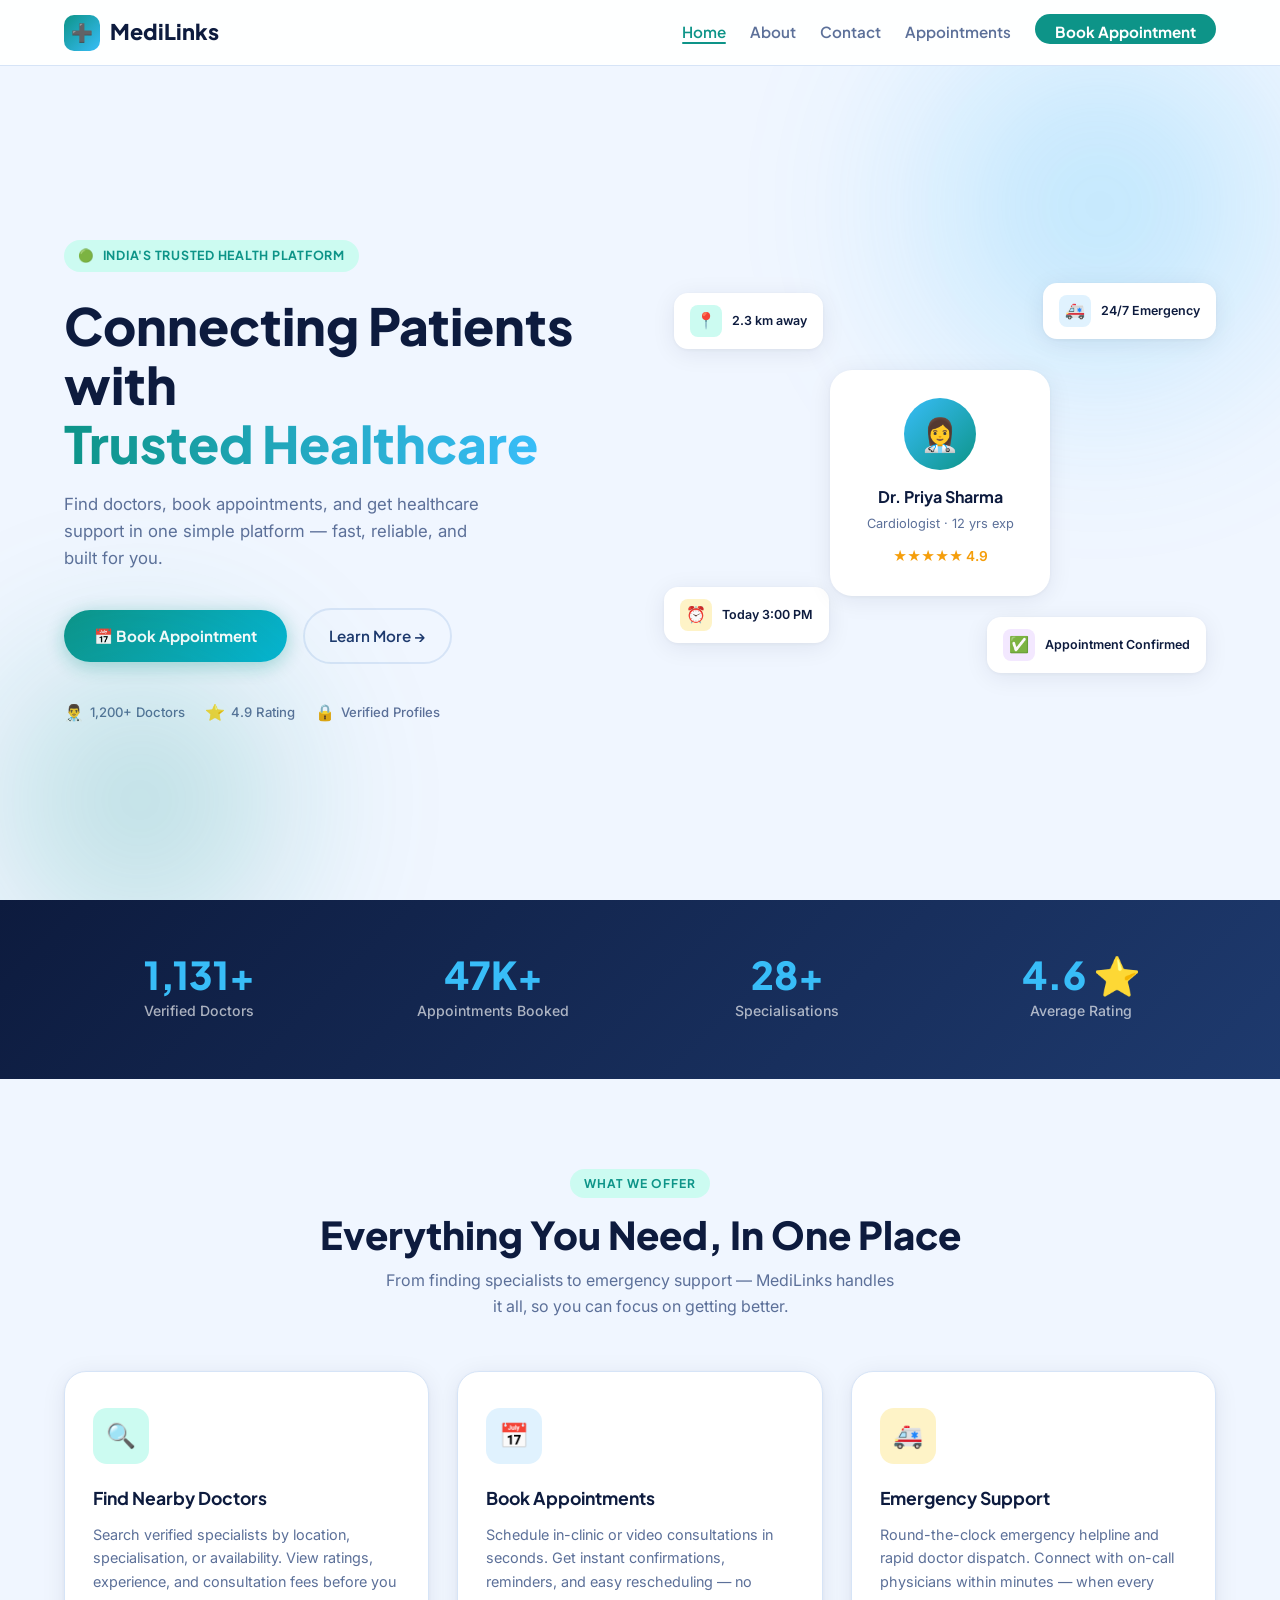
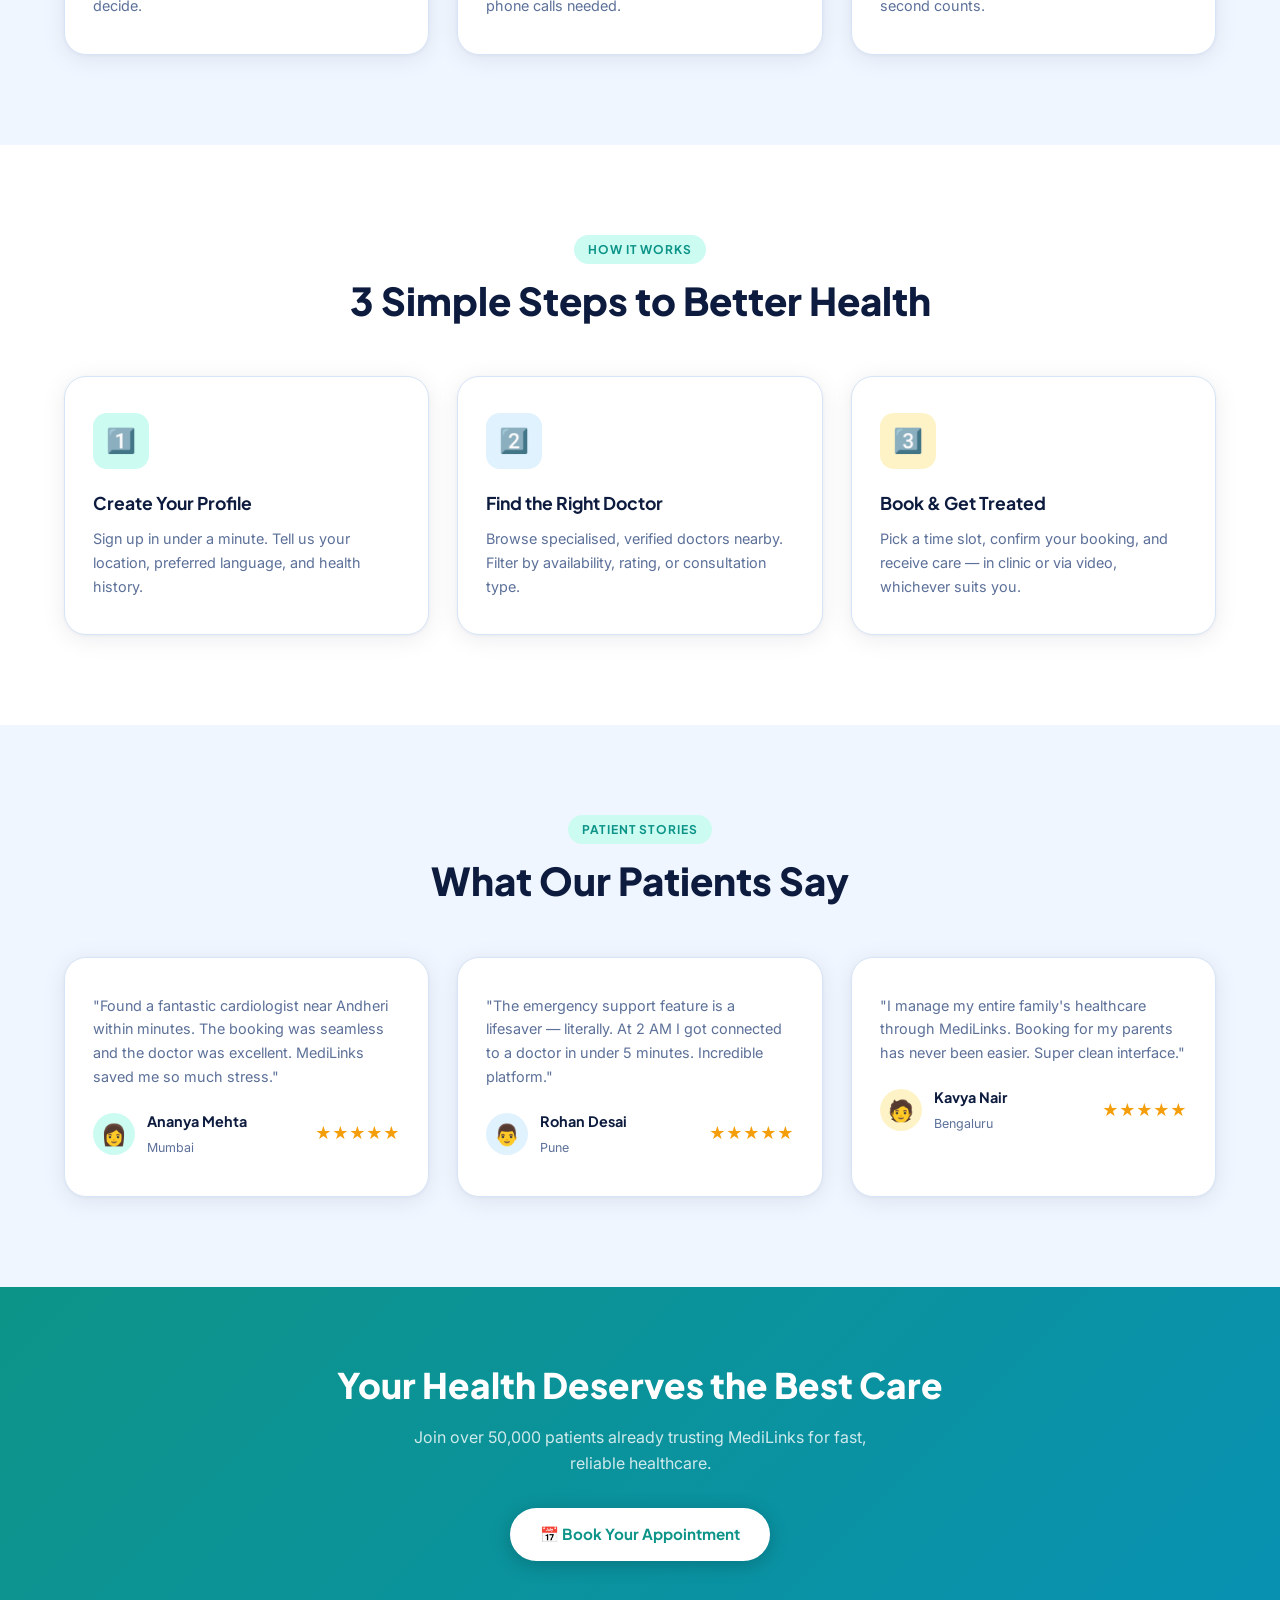
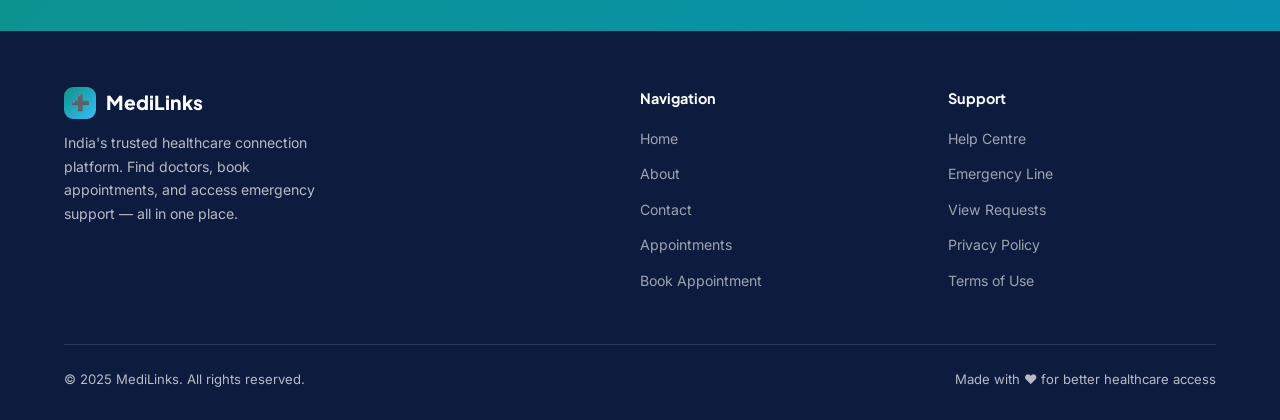
<file: index.html>
<!DOCTYPE html>
<html lang="en">
<head>
  <meta charset="UTF-8" />
  <meta name="viewport" content="width=device-width, initial-scale=1.0" />
  <meta name="description" content="MediLinks – Find nearby doctors, book appointments, and get healthcare support instantly." />
  <title>MediLinks – Connecting Patients with Trusted Healthcare</title>
  <link rel="stylesheet" href="style.css" />
  <!-- Favicon emoji fallback -->
  <link rel="icon" href="data:image/svg+xml,<svg xmlns='http://www.w3.org/2000/svg' viewBox='0 0 100 100'><text y='.9em' font-size='90'>🏥</text></svg>" />
</head>
<body>

<!-- ============================================================
     SHARED NAVBAR
     ============================================================ -->
<nav class="navbar" role="navigation" aria-label="Main navigation">
  <a href="index.html" class="navbar__brand">
    <div class="navbar__brand-icon" aria-hidden="true">➕</div>
    MediLinks
  </a> 

  <!-- Desktop + mobile links -->
  <ul class="navbar__links" id="navLinks" role="list">
    <li><a href="index.html"   class="active"  aria-current="page">Home</a></li>
    <li><a href="about.html">About</a></li>
    <li><a href="contact.html">Contact</a></li>
    <li><a href="appointments.html">Appointments</a></li>
    <li><a href="contact.html" class="navbar__cta">Book Appointment</a></li>
  </ul>

  <!-- Hamburger for mobile -->
  <button class="navbar__hamburger" id="hamburger" aria-label="Toggle menu" aria-expanded="false">
    <span></span><span></span><span></span>
  </button>
</nav>

<!-- ============================================================
     PAGE WRAPPER (fade-in)
     ============================================================ -->
<div class="page-wrapper">

  <!-- ── HERO ───────────────────────────────────────────────── -->
  <section class="hero" aria-labelledby="heroHeadline">
    <!-- LEFT: copy -->
    <div class="hero__content">
      <div class="hero__eyebrow" aria-hidden="true">
        <span>🟢</span> India's Trusted Health Platform
      </div>

      <h1 class="hero__headline" id="heroHeadline">
        Connecting Patients with<br>
        <span>Trusted Healthcare</span>
      </h1>

      <p class="hero__sub">
        Find doctors, book appointments, and get healthcare support in one simple platform — fast, reliable, and built for you.
      </p>

      <div class="hero__actions">
        <a href="contact.html" class="btn-primary">
          📅 Book Appointment
        </a>
        <a href="about.html" class="btn-ghost">
          Learn More →
        </a>
      </div>

      <div class="hero__trust">
        <div class="trust-badge"><span class="icon">👨‍⚕️</span> 1,200+ Doctors</div>
        <div class="trust-badge"><span class="icon">⭐</span> 4.9 Rating</div>
        <div class="trust-badge"><span class="icon">🔒</span> Verified Profiles</div>
      </div>
    </div>

    <!-- RIGHT: floating illustration -->
    <div class="hero__visual" aria-hidden="true">
      <!-- Central doctor card -->
      <div class="hero__card-main">
        <div class="avatar">👩‍⚕️</div>
        <h3>Dr. Priya Sharma</h3>
        <p>Cardiologist · 12 yrs exp</p>
        <div class="rating">★★★★★ 4.9</div>
      </div>

      <!-- Floating mini cards -->
      <div class="float-card">
        <div class="fc-icon" style="background:#CCFBF1;">📍</div>
        <span>2.3 km away</span>
      </div>

      <div class="float-card">
        <div class="fc-icon" style="background:#FEF3C7;">⏰</div>
        <span>Today 3:00 PM</span>
      </div>

      <div class="float-card">
        <div class="fc-icon" style="background:#E0F2FE;">🚑</div>
        <span>24/7 Emergency</span>
      </div>

      <div class="float-card">
        <div class="fc-icon" style="background:#F3E8FF;">✅</div>
        <span>Appointment Confirmed</span>
      </div>
    </div>
  </section>

  <!-- ── STATS STRIP ─────────────────────────────────────────── -->
  <div class="stats-strip" aria-label="Key statistics">
    <div class="stats-strip__grid">
      <div>
        <div class="stat__num">1,200+</div>
        <div class="stat__label">Verified Doctors</div>
      </div>
      <div>
        <div class="stat__num">50K+</div>
        <div class="stat__label">Appointments Booked</div>
      </div>
      <div>
        <div class="stat__num">30+</div>
        <div class="stat__label">Specialisations</div>
      </div>
      <div>
        <div class="stat__num">4.9 ⭐</div>
        <div class="stat__label">Average Rating</div>
      </div>
    </div>
  </div>

  <!-- ── SERVICES ────────────────────────────────────────────── -->
  <section class="section" aria-labelledby="servicesTitle">
    <div class="section__header">
      <span class="section__label">What We Offer</span>
      <h2 class="section__title" id="servicesTitle">Everything You Need, In One Place</h2>
      <p class="section__sub">From finding specialists to emergency support — MediLinks handles it all, so you can focus on getting better.</p>
    </div>

    <div class="cards-grid">
      <!-- Card 1 -->
      <div class="card">
        <div class="card__icon card__icon--teal" aria-hidden="true">🔍</div>
        <h3 class="card__title">Find Nearby Doctors</h3>
        <p class="card__body">
          Search verified specialists by location, specialisation, or availability. View ratings, experience, and consultation fees before you decide.
        </p>
      </div>

      <!-- Card 2 -->
      <div class="card">
        <div class="card__icon card__icon--sky" aria-hidden="true">📅</div>
        <h3 class="card__title">Book Appointments</h3>
        <p class="card__body">
          Schedule in-clinic or video consultations in seconds. Get instant confirmations, reminders, and easy rescheduling — no phone calls needed.
        </p>
      </div>

      <!-- Card 3 -->
      <div class="card">
        <div class="card__icon card__icon--amber" aria-hidden="true">🚑</div>
        <h3 class="card__title">Emergency Support</h3>
        <p class="card__body">
          Round-the-clock emergency helpline and rapid doctor dispatch. Connect with on-call physicians within minutes — when every second counts.
        </p>
      </div>
    </div>
  </section>

  <!-- ── HOW IT WORKS ────────────────────────────────────────── -->
  <section class="section section--alt" aria-labelledby="howTitle">
    <div class="section__header">
      <span class="section__label">How It Works</span>
      <h2 class="section__title" id="howTitle">3 Simple Steps to Better Health</h2>
    </div>

    <div class="cards-grid">
      <div class="card">
        <div class="card__icon card__icon--teal">1️⃣</div>
        <h3 class="card__title">Create Your Profile</h3>
        <p class="card__body">Sign up in under a minute. Tell us your location, preferred language, and health history.</p>
      </div>
      <div class="card">
        <div class="card__icon card__icon--sky">2️⃣</div>
        <h3 class="card__title">Find the Right Doctor</h3>
        <p class="card__body">Browse specialised, verified doctors nearby. Filter by availability, rating, or consultation type.</p>
      </div>
      <div class="card">
        <div class="card__icon card__icon--amber">3️⃣</div>
        <h3 class="card__title">Book & Get Treated</h3>
        <p class="card__body">Pick a time slot, confirm your booking, and receive care — in clinic or via video, whichever suits you.</p>
      </div>
    </div>
  </section>

  <!-- ── TESTIMONIALS ────────────────────────────────────────── -->
  <section class="section" aria-labelledby="testTitle">
    <div class="section__header">
      <span class="section__label">Patient Stories</span>
      <h2 class="section__title" id="testTitle">What Our Patients Say</h2>
    </div>

    <div class="cards-grid">
      <div class="card">
        <p class="card__body">"Found a fantastic cardiologist near Andheri within minutes. The booking was seamless and the doctor was excellent. MediLinks saved me so much stress."</p>
        <div style="margin-top:20px; display:flex; align-items:center; gap:12px;">
          <div style="width:42px;height:42px;border-radius:50%;background:var(--clr-teal-lt);display:grid;place-items:center;font-size:1.3rem;">👩</div>
          <div><strong style="font-size:.9rem; font-family:var(--ff-display);">Ananya Mehta</strong><br><span style="font-size:.78rem;color:var(--clr-muted);">Mumbai</span></div>
          <span style="margin-left:auto;color:#F59E0B;font-weight:700;">★★★★★</span>
        </div>
      </div>

      <div class="card">
        <p class="card__body">"The emergency support feature is a lifesaver — literally. At 2 AM I got connected to a doctor in under 5 minutes. Incredible platform."</p>
        <div style="margin-top:20px; display:flex; align-items:center; gap:12px;">
          <div style="width:42px;height:42px;border-radius:50%;background:#E0F2FE;display:grid;place-items:center;font-size:1.3rem;">👨</div>
          <div><strong style="font-size:.9rem; font-family:var(--ff-display);">Rohan Desai</strong><br><span style="font-size:.78rem;color:var(--clr-muted);">Pune</span></div>
          <span style="margin-left:auto;color:#F59E0B;font-weight:700;">★★★★★</span>
        </div>
      </div>

      <div class="card">
        <p class="card__body">"I manage my entire family's healthcare through MediLinks. Booking for my parents has never been easier. Super clean interface."</p>
        <div style="margin-top:20px; display:flex; align-items:center; gap:12px;">
          <div style="width:42px;height:42px;border-radius:50%;background:#FEF3C7;display:grid;place-items:center;font-size:1.3rem;">🧑</div>
          <div><strong style="font-size:.9rem; font-family:var(--ff-display);">Kavya Nair</strong><br><span style="font-size:.78rem;color:var(--clr-muted);">Bengaluru</span></div>
          <span style="margin-left:auto;color:#F59E0B;font-weight:700;">★★★★★</span>
        </div>
      </div>
    </div>
  </section>

  <!-- ── CTA BAND ─────────────────────────────────────────────── -->
  <div style="background:linear-gradient(135deg,var(--clr-teal),#0891B2);padding:70px 5%;text-align:center;">
    <h2 style="font-family:var(--ff-display);font-weight:800;font-size:clamp(1.5rem,3vw,2.2rem);color:#fff;margin-bottom:12px;">
      Your Health Deserves the Best Care
    </h2>
    <p style="color:rgba(255,255,255,0.8);font-size:1rem;margin-bottom:32px;max-width:480px;margin-inline:auto;">
      Join over 50,000 patients already trusting MediLinks for fast, reliable healthcare.
    </p>
    <a href="contact.html" class="btn-primary" style="background:#fff;color:var(--clr-teal);box-shadow:0 4px 20px rgba(0,0,0,.2);">
      📅 Book Your Appointment
    </a>
  </div>

  <!-- ── FOOTER ──────────────────────────────────────────────── -->
  <footer role="contentinfo">
    <div class="footer__grid">
      <div>
        <div class="footer__brand-name">
          <div class="icon">➕</div>
          MediLinks
        </div>
        <p class="footer__desc">India's trusted healthcare connection platform. Find doctors, book appointments, and access emergency support — all in one place.</p>
      </div>
      <div>
        <div class="footer__heading">Navigation</div>
        <ul class="footer__links">
          <li><a href="index.html">Home</a></li>
          <li><a href="about.html">About</a></li>
          <li><a href="contact.html">Contact</a></li>
          <li><a href="appointments.html">Appointments</a></li>
          <li><a href="contact.html">Book Appointment</a></li>
        </ul>
      </div>
      <div>
        <div class="footer__heading">Support</div>
        <ul class="footer__links">
          <li><a href="contact.html">Help Centre</a></li>
          <li><a href="contact.html">Emergency Line</a></li>
          <li><a href="appointments.html">View Requests</a></li>
          <li><a href="#">Privacy Policy</a></li>
          <li><a href="#">Terms of Use</a></li>
        </ul>
      </div>
    </div>
    <div class="footer__bottom">
      <span>© 2025 MediLinks. All rights reserved.</span>
      <span>Made with ❤️ for better healthcare access</span>
    </div>
  </footer>

</div><!-- /page-wrapper -->

<script src="script.js"></script>
</body>
</html>
</file>
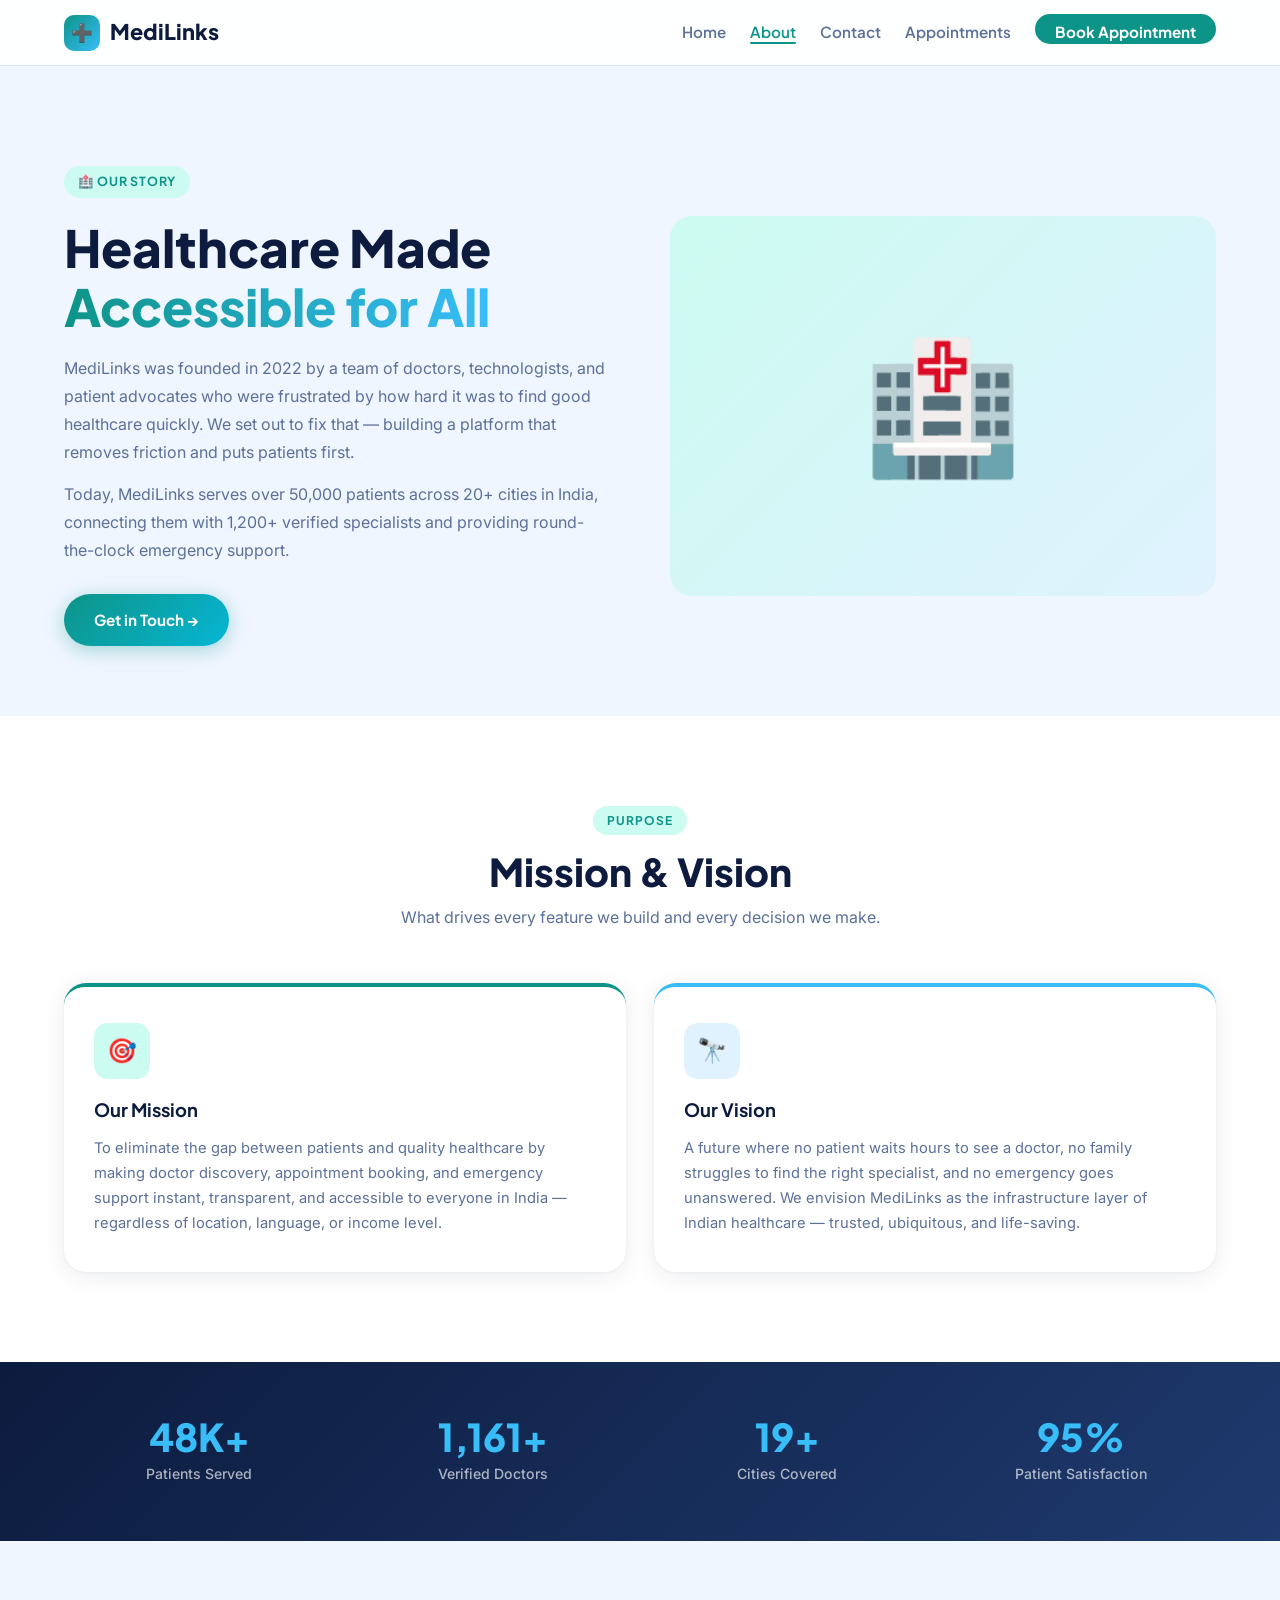
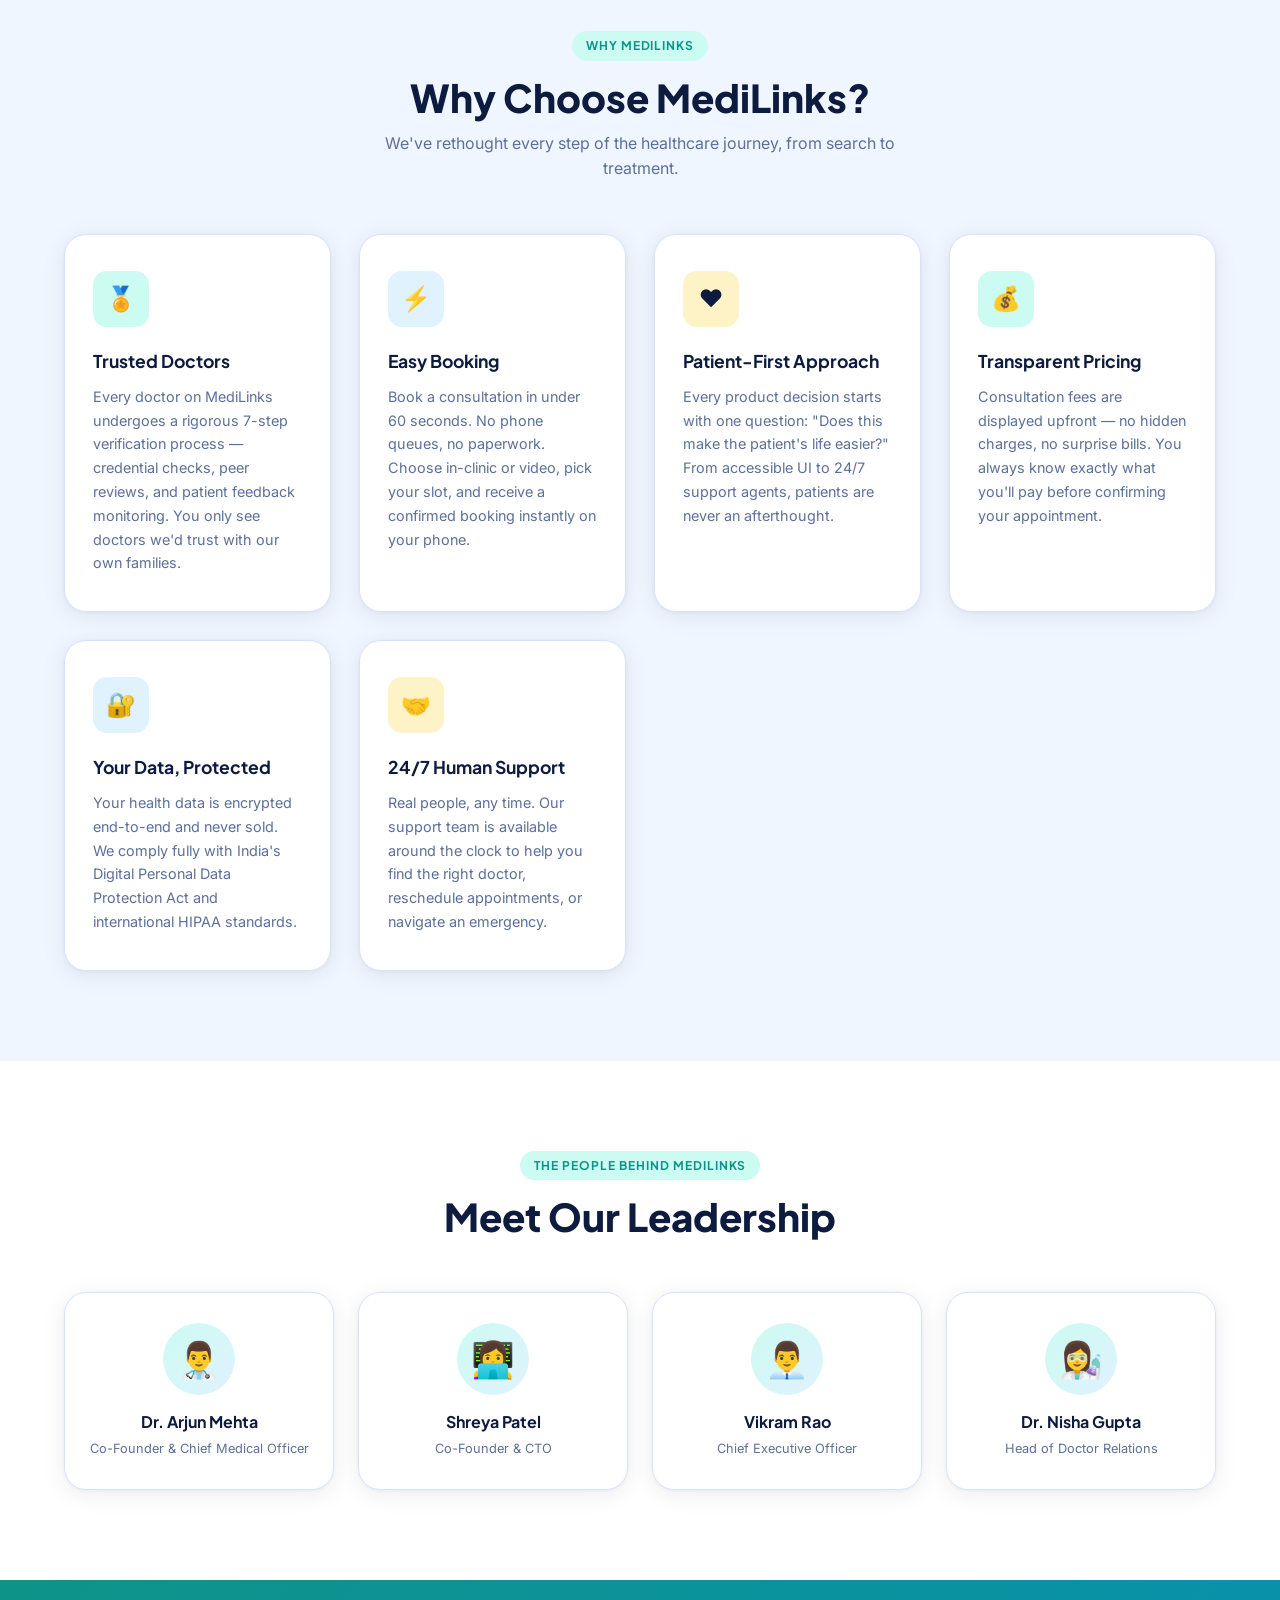
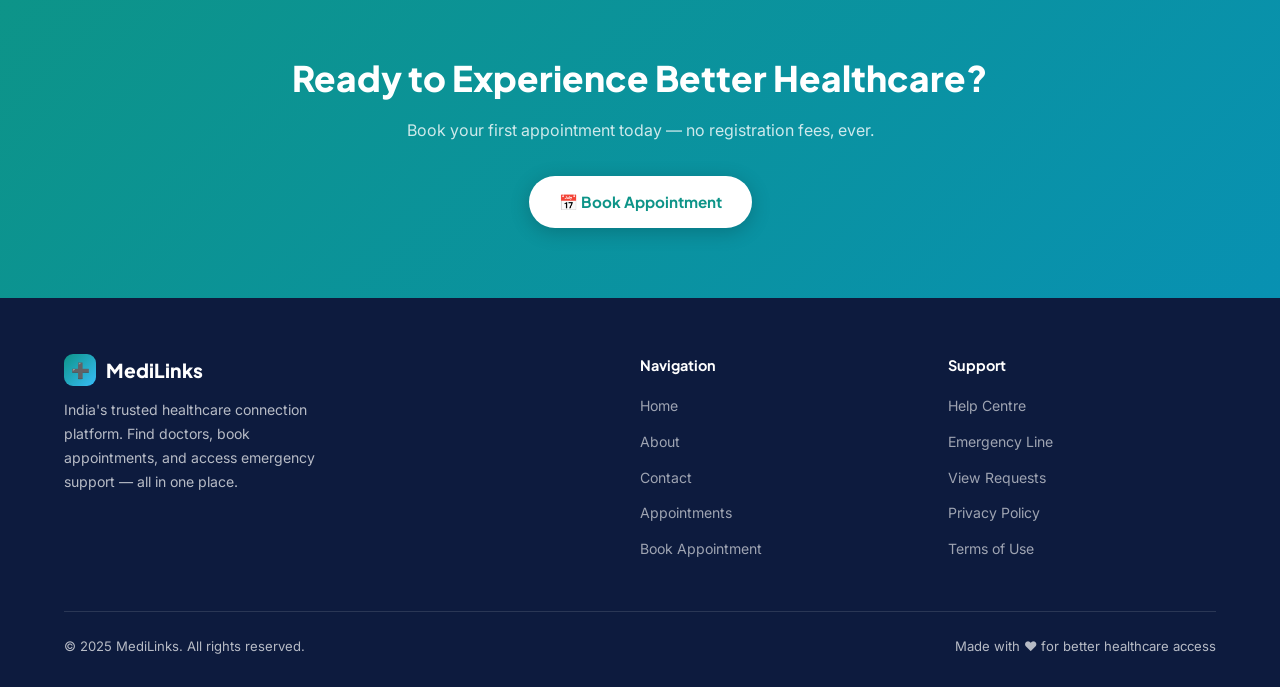
<file: about.html>
<!DOCTYPE html>
<html lang="en">
<head>
  <meta charset="UTF-8" />
  <meta name="viewport" content="width=device-width, initial-scale=1.0" />
  <meta name="description" content="About MediLinks – Our mission, vision, and the team behind India's trusted healthcare platform." />
  <title>About – MediLinks</title>
  <link rel="stylesheet" href="style.css" />
  <link rel="icon" href="data:image/svg+xml,<svg xmlns='http://www.w3.org/2000/svg' viewBox='0 0 100 100'><text y='.9em' font-size='90'>🏥</text></svg>" />
</head>
<body>

<!-- ── NAVBAR ──────────────────────────────────────────────── -->
<nav class="navbar" role="navigation" aria-label="Main navigation">
  <a href="index.html" class="navbar__brand">
    <div class="navbar__brand-icon" aria-hidden="true">➕</div>
    MediLinks
  </a>
  <ul class="navbar__links" id="navLinks" role="list">
    <li><a href="index.html">Home</a></li>
    <li><a href="about.html" class="active" aria-current="page">About</a></li>
    <li><a href="contact.html">Contact</a></li>
    <li><a href="appointments.html">Appointments</a></li>
    <li><a href="contact.html" class="navbar__cta">Book Appointment</a></li>
  </ul>
  <button class="navbar__hamburger" id="hamburger" aria-label="Toggle menu" aria-expanded="false">
    <span></span><span></span><span></span>
  </button>
</nav>

<!-- ── PAGE ──────────────────────────────────────────────────── -->
<div class="page-wrapper">

  <!-- ── ABOUT HERO ─────────────────────────────────────────── -->
  <section class="about-hero" aria-labelledby="aboutHeadline">
    <div class="about-hero__content">
      <div class="hero__eyebrow" style="animation:none;">🏥 Our Story</div>
      <h1 class="hero__headline" id="aboutHeadline">
        Healthcare Made<br>
        <span>Accessible for All</span>
      </h1>
      <p style="font-size:1rem;color:var(--clr-muted);margin-top:18px;line-height:1.75;">
        MediLinks was founded in 2022 by a team of doctors, technologists, and patient advocates who were frustrated by how hard it was to find good healthcare quickly. We set out to fix that — building a platform that removes friction and puts patients first.
      </p>
      <p style="font-size:1rem;color:var(--clr-muted);margin-top:14px;line-height:1.75;">
        Today, MediLinks serves over 50,000 patients across 20+ cities in India, connecting them with 1,200+ verified specialists and providing round-the-clock emergency support.
      </p>
      <div style="margin-top:30px;">
        <a href="contact.html" class="btn-primary">Get in Touch →</a>
      </div>
    </div>

    <div class="about-hero__img" aria-hidden="true">
      🏥
    </div>
  </section>

  <!-- ── MISSION & VISION ───────────────────────────────────── -->
  <section class="section section--alt" aria-labelledby="mvTitle">
    <div class="section__header">
      <span class="section__label">Purpose</span>
      <h2 class="section__title" id="mvTitle">Mission & Vision</h2>
      <p class="section__sub">What drives every feature we build and every decision we make.</p>
    </div>

    <div class="mv-grid">
      <div class="mv-card">
        <div class="card__icon card__icon--teal" style="margin-bottom:16px;">🎯</div>
        <h3>Our Mission</h3>
        <p>
          To eliminate the gap between patients and quality healthcare by making doctor discovery, appointment booking, and emergency support instant, transparent, and accessible to everyone in India — regardless of location, language, or income level.
        </p>
      </div>
      <div class="mv-card mv-card--vision">
        <div class="card__icon card__icon--sky" style="margin-bottom:16px;">🔭</div>
        <h3>Our Vision</h3>
        <p>
          A future where no patient waits hours to see a doctor, no family struggles to find the right specialist, and no emergency goes unanswered. We envision MediLinks as the infrastructure layer of Indian healthcare — trusted, ubiquitous, and life-saving.
        </p>
      </div>
    </div>
  </section>

  <!-- ── STATS ──────────────────────────────────────────────── -->
  <div class="stats-strip" aria-label="Platform impact statistics">
    <div class="stats-strip__grid">
      <div>
        <div class="stat__num">50K+</div>
        <div class="stat__label">Patients Served</div>
      </div>
      <div>
        <div class="stat__num">1,200+</div>
        <div class="stat__label">Verified Doctors</div>
      </div>
      <div>
        <div class="stat__num">20+</div>
        <div class="stat__label">Cities Covered</div>
      </div>
      <div>
        <div class="stat__num">99%</div>
        <div class="stat__label">Patient Satisfaction</div>
      </div>
    </div>
  </div>

  <!-- ── WHY CHOOSE US ──────────────────────────────────────── -->
  <section class="section" aria-labelledby="whyTitle">
    <div class="section__header">
      <span class="section__label">Why MediLinks</span>
      <h2 class="section__title" id="whyTitle">Why Choose MediLinks?</h2>
      <p class="section__sub">We've rethought every step of the healthcare journey, from search to treatment.</p>
    </div>

    <div class="cards-grid">
      <!-- Card: Trusted Doctors -->
      <div class="card">
        <div class="card__icon card__icon--teal" aria-hidden="true">🏅</div>
        <h3 class="card__title">Trusted Doctors</h3>
        <p class="card__body">
          Every doctor on MediLinks undergoes a rigorous 7-step verification process — credential checks, peer reviews, and patient feedback monitoring. You only see doctors we'd trust with our own families.
        </p>
      </div>

      <!-- Card: Easy Booking -->
      <div class="card">
        <div class="card__icon card__icon--sky" aria-hidden="true">⚡</div>
        <h3 class="card__title">Easy Booking</h3>
        <p class="card__body">
          Book a consultation in under 60 seconds. No phone queues, no paperwork. Choose in-clinic or video, pick your slot, and receive a confirmed booking instantly on your phone.
        </p>
      </div>

      <!-- Card: Patient First -->
      <div class="card">
        <div class="card__icon card__icon--amber" aria-hidden="true">❤️</div>
        <h3 class="card__title">Patient-First Approach</h3>
        <p class="card__body">
          Every product decision starts with one question: "Does this make the patient's life easier?" From accessible UI to 24/7 support agents, patients are never an afterthought.
        </p>
      </div>

      <!-- Card: Transparent Pricing -->
      <div class="card">
        <div class="card__icon card__icon--teal" aria-hidden="true">💰</div>
        <h3 class="card__title">Transparent Pricing</h3>
        <p class="card__body">
          Consultation fees are displayed upfront — no hidden charges, no surprise bills. You always know exactly what you'll pay before confirming your appointment.
        </p>
      </div>

      <!-- Card: Data Privacy -->
      <div class="card">
        <div class="card__icon card__icon--sky" aria-hidden="true">🔐</div>
        <h3 class="card__title">Your Data, Protected</h3>
        <p class="card__body">
          Your health data is encrypted end-to-end and never sold. We comply fully with India's Digital Personal Data Protection Act and international HIPAA standards.
        </p>
      </div>

      <!-- Card: Support -->
      <div class="card">
        <div class="card__icon card__icon--amber" aria-hidden="true">🤝</div>
        <h3 class="card__title">24/7 Human Support</h3>
        <p class="card__body">
          Real people, any time. Our support team is available around the clock to help you find the right doctor, reschedule appointments, or navigate an emergency.
        </p>
      </div>
    </div>
  </section>

  <!-- ── TEAM ───────────────────────────────────────────────── -->
  <section class="section section--alt" aria-labelledby="teamTitle">
    <div class="section__header">
      <span class="section__label">The People Behind MediLinks</span>
      <h2 class="section__title" id="teamTitle">Meet Our Leadership</h2>
    </div>

    <div class="team-grid">
      <div class="team-card">
        <div class="team-card__avatar">👨‍⚕️</div>
        <div class="team-card__name">Dr. Arjun Mehta</div>
        <div class="team-card__role">Co-Founder & Chief Medical Officer</div>
      </div>
      <div class="team-card">
        <div class="team-card__avatar">👩‍💻</div>
        <div class="team-card__name">Shreya Patel</div>
        <div class="team-card__role">Co-Founder & CTO</div>
      </div>
      <div class="team-card">
        <div class="team-card__avatar">👨‍💼</div>
        <div class="team-card__name">Vikram Rao</div>
        <div class="team-card__role">Chief Executive Officer</div>
      </div>
      <div class="team-card">
        <div class="team-card__avatar">👩‍🔬</div>
        <div class="team-card__name">Dr. Nisha Gupta</div>
        <div class="team-card__role">Head of Doctor Relations</div>
      </div>
    </div>
  </section>

  <!-- ── CTA BAND ────────────────────────────────────────────── -->
  <div style="background:linear-gradient(135deg,var(--clr-teal),#0891B2);padding:70px 5%;text-align:center;">
    <h2 style="font-family:var(--ff-display);font-weight:800;font-size:clamp(1.5rem,3vw,2.2rem);color:#fff;margin-bottom:12px;">
      Ready to Experience Better Healthcare?
    </h2>
    <p style="color:rgba(255,255,255,0.8);font-size:1rem;margin-bottom:32px;">
      Book your first appointment today — no registration fees, ever.
    </p>
    <a href="contact.html" class="btn-primary" style="background:#fff;color:var(--clr-teal);box-shadow:0 4px 20px rgba(0,0,0,.2);">
      📅 Book Appointment
    </a>
  </div>

  <!-- ── FOOTER ──────────────────────────────────────────────── -->
  <footer role="contentinfo">
    <div class="footer__grid">
      <div>
        <div class="footer__brand-name">
          <div class="icon">➕</div>
          MediLinks
        </div>
        <p class="footer__desc">India's trusted healthcare connection platform. Find doctors, book appointments, and access emergency support — all in one place.</p>
      </div>
      <div>
        <div class="footer__heading">Navigation</div>
        <ul class="footer__links">
          <li><a href="index.html">Home</a></li>
          <li><a href="about.html">About</a></li>
          <li><a href="contact.html">Contact</a></li>
          <li><a href="appointments.html">Appointments</a></li>
          <li><a href="contact.html">Book Appointment</a></li>
        </ul>
      </div>
      <div>
        <div class="footer__heading">Support</div>
        <ul class="footer__links">
          <li><a href="contact.html">Help Centre</a></li>
          <li><a href="contact.html">Emergency Line</a></li>
          <li><a href="appointments.html">View Requests</a></li>
          <li><a href="#">Privacy Policy</a></li>
          <li><a href="#">Terms of Use</a></li>
        </ul>
      </div>
    </div>
    <div class="footer__bottom">
      <span>© 2025 MediLinks. All rights reserved.</span>
      <span>Made with ❤️ for better healthcare access</span>
    </div>
  </footer>

</div><!-- /page-wrapper -->

<script src="script.js"></script>
</body>
</html>
</file>
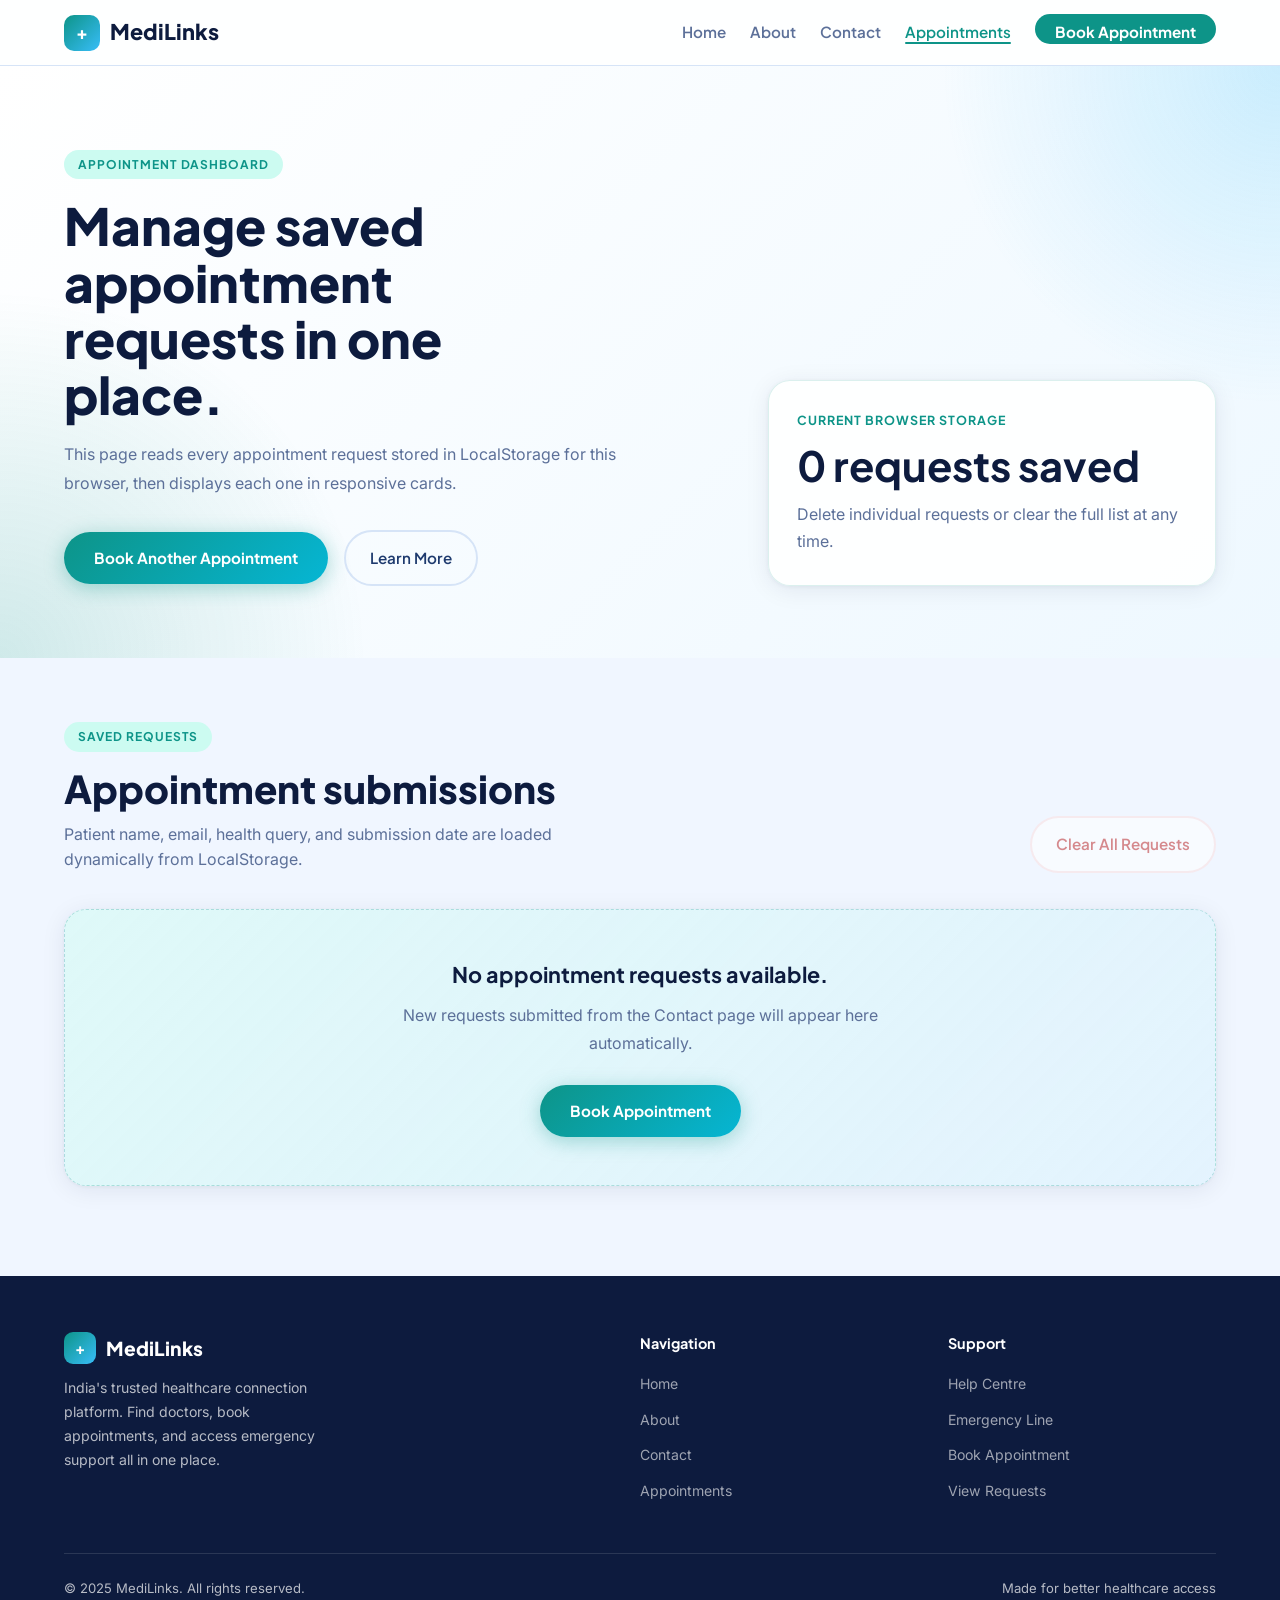
<file: appointments.html>
<!DOCTYPE html>
<html lang="en">
<head>
  <meta charset="UTF-8" />
  <meta name="viewport" content="width=device-width, initial-scale=1.0" />
  <meta name="description" content="Appointments dashboard for MediLinks appointment requests stored in LocalStorage." />
  <title>Appointments - MediLinks</title>
  <link rel="stylesheet" href="style.css" />
  <link rel="icon" href="data:image/svg+xml,&lt;svg xmlns='http://www.w3.org/2000/svg' viewBox='0 0 100 100'&gt;&lt;text y='.9em' font-size='90'&gt;&#127973;&lt;/text&gt;&lt;/svg&gt;" />
</head>
<body>
<nav class="navbar" role="navigation" aria-label="Main navigation">
  <a href="index.html" class="navbar__brand">
    <div class="navbar__brand-icon" aria-hidden="true">+</div>
    MediLinks
  </a>
  <ul class="navbar__links" id="navLinks" role="list">
    <li><a href="index.html">Home</a></li>
    <li><a href="about.html">About</a></li>
    <li><a href="contact.html">Contact</a></li>
    <li><a href="appointments.html" class="active" aria-current="page">Appointments</a></li>
    <li><a href="contact.html" class="navbar__cta">Book Appointment</a></li>
  </ul>
  <button class="navbar__hamburger" id="hamburger" aria-label="Toggle menu" aria-expanded="false">
    <span></span><span></span><span></span>
  </button>
</nav>

<div class="page-wrapper">
  <section class="appointments-hero">
    <div class="appointments-hero__inner">
      <div>
        <span class="section__label appointments-hero__label">Appointment Dashboard</span>
        <h1 class="appointments-hero__title">Manage saved appointment requests in one place.</h1>
        <p class="appointments-hero__copy">
          This page reads every appointment request stored in LocalStorage for this browser, then displays each one in responsive cards.
        </p>
        <div class="appointments-hero__actions">
          <a class="btn-primary" href="contact.html">Book Another Appointment</a>
          <a class="btn-ghost" href="about.html">Learn More</a>
        </div>
      </div>
      <div class="appointments-hero__panel">
        <p class="appointments-hero__panel-label">Current browser storage</p>
        <strong id="appointmentCount" class="appointments-hero__count">0 requests saved</strong>
        <p class="appointments-hero__panel-copy">Delete individual requests or clear the full list at any time.</p>
      </div>
    </div>
  </section>

  <section class="section appointments-section" aria-labelledby="appointmentsTitle">
    <div class="appointments-toolbar">
      <div>
        <span class="section__label">Saved Requests</span>
        <h2 class="section__title" id="appointmentsTitle">Appointment submissions</h2>
        <p class="section__sub">Patient name, email, health query, and submission date are loaded dynamically from LocalStorage.</p>
      </div>
      <button type="button" class="btn-ghost appointments-clear" id="clearAppointmentsBtn">Clear All Requests</button>
    </div>

    <div class="appointments-grid" id="appointmentsList" aria-live="polite"></div>
  </section>

  <footer role="contentinfo">
    <div class="footer__grid">
      <div>
        <div class="footer__brand-name">
          <div class="icon">+</div>
          MediLinks
        </div>
        <p class="footer__desc">India's trusted healthcare connection platform. Find doctors, book appointments, and access emergency support all in one place.</p>
      </div>
      <div>
        <div class="footer__heading">Navigation</div>
        <ul class="footer__links">
          <li><a href="index.html">Home</a></li>
          <li><a href="about.html">About</a></li>
          <li><a href="contact.html">Contact</a></li>
          <li><a href="appointments.html">Appointments</a></li>
        </ul>
      </div>
      <div>
        <div class="footer__heading">Support</div>
        <ul class="footer__links">
          <li><a href="contact.html">Help Centre</a></li>
          <li><a href="contact.html">Emergency Line</a></li>
          <li><a href="contact.html">Book Appointment</a></li>
          <li><a href="appointments.html">View Requests</a></li>
        </ul>
      </div>
    </div>
    <div class="footer__bottom">
      <span>&copy; 2025 MediLinks. All rights reserved.</span>
      <span>Made for better healthcare access</span>
    </div>
  </footer>
</div>

<script src="script.js"></script>
<script src="appointments.js"></script>
</body>
</html>
</file>
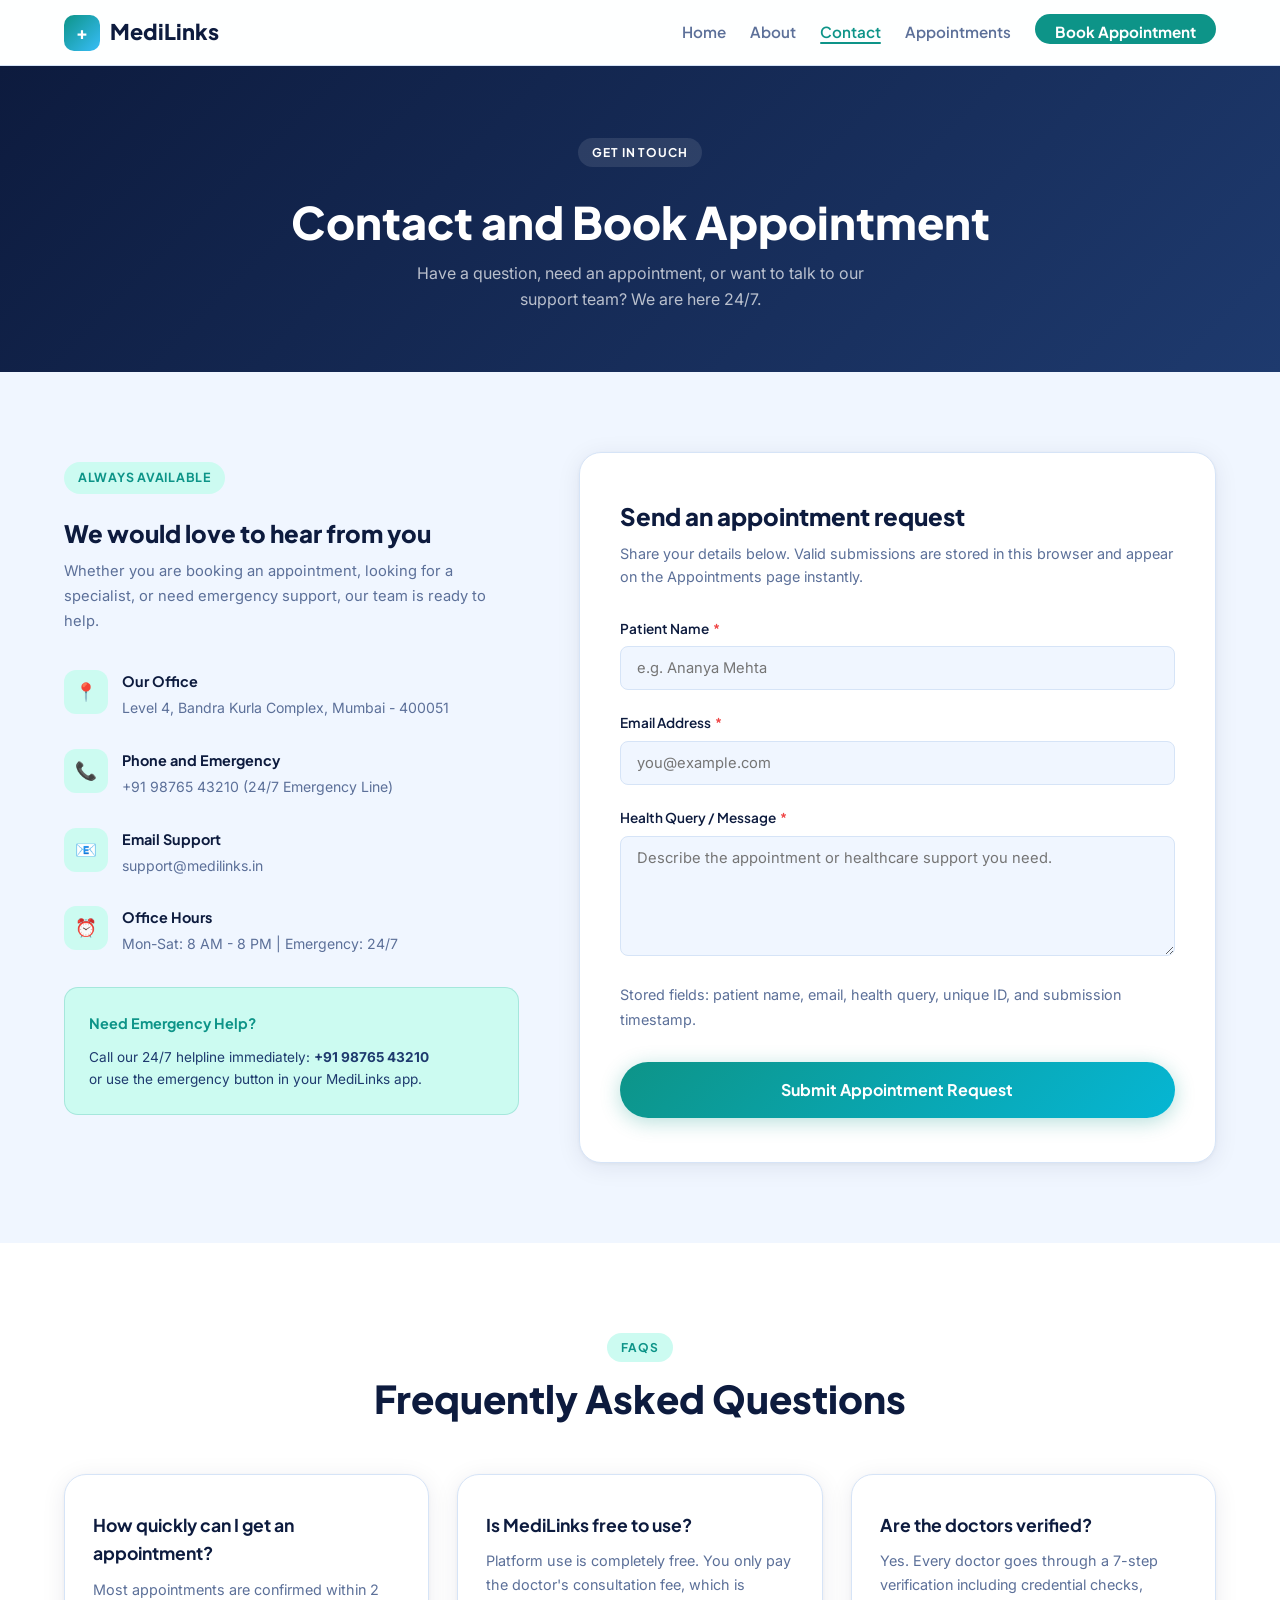
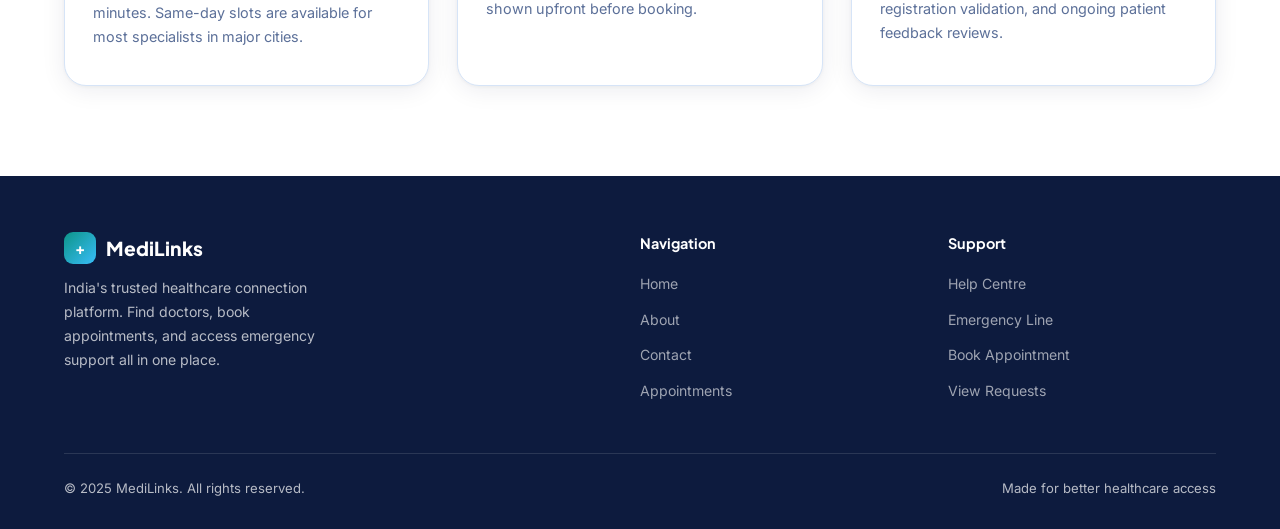
<file: contact.html>
<!DOCTYPE html>
<html lang="en">
<head>
  <meta charset="UTF-8" />
  <meta name="viewport" content="width=device-width, initial-scale=1.0" />
  <meta name="description" content="Contact MediLinks - Book an appointment, reach our support team, or send us a message." />
  <title>Contact - MediLinks</title>
  <link rel="stylesheet" href="style.css" />
  <link rel="icon" href="data:image/svg+xml,&lt;svg xmlns='http://www.w3.org/2000/svg' viewBox='0 0 100 100'&gt;&lt;text y='.9em' font-size='90'&gt;&#127973;&lt;/text&gt;&lt;/svg&gt;" />
</head>
<body>
<nav class="navbar" role="navigation" aria-label="Main navigation">
  <a href="index.html" class="navbar__brand">
    <div class="navbar__brand-icon" aria-hidden="true">+</div>
    MediLinks
  </a>
  <ul class="navbar__links" id="navLinks" role="list">
    <li><a href="index.html">Home</a></li>
    <li><a href="about.html">About</a></li>
    <li><a href="contact.html" class="active" aria-current="page">Contact</a></li>
    <li><a href="appointments.html">Appointments</a></li>
    <li><a href="contact.html" class="navbar__cta">Book Appointment</a></li>
  </ul>
  <button class="navbar__hamburger" id="hamburger" aria-label="Toggle menu" aria-expanded="false">
    <span></span><span></span><span></span>
  </button>
</nav>

<div class="page-wrapper">
  <div style="background:linear-gradient(135deg,var(--clr-navy) 0%,var(--clr-navy-mid) 100%);padding:72px 5% 60px;text-align:center;">
    <span class="section__label" style="background:rgba(255,255,255,.1);color:#fff;">Get In Touch</span>
    <h1 style="font-family:var(--ff-display);font-weight:800;font-size:clamp(1.8rem,4vw,2.8rem);color:#fff;margin-top:14px;line-height:1.2;">
      Contact and Book Appointment
    </h1>
    <p style="color:rgba(255,255,255,.7);font-size:1rem;margin-top:12px;max-width:480px;margin-inline:auto;">
      Have a question, need an appointment, or want to talk to our support team? We are here 24/7.
    </p>
  </div>

  <div class="contact-wrapper">
    <div class="contact-info">
      <div class="hero__eyebrow" style="animation:none;margin-bottom:24px;">Always Available</div>
      <h2 style="font-family:var(--ff-display);font-weight:800;font-size:1.5rem;color:var(--clr-navy);margin-bottom:10px;line-height:1.3;">
        We would love to hear from you
      </h2>
      <p style="font-size:.92rem;color:var(--clr-muted);margin-bottom:36px;line-height:1.7;">
        Whether you are booking an appointment, looking for a specialist, or need emergency support, our team is ready to help.
      </p>

      <div class="contact-info__item">
        <div class="contact-info__item-icon" aria-hidden="true">&#128205;</div>
        <div class="contact-info__item-text">
          <strong>Our Office</strong>
          <span>Level 4, Bandra Kurla Complex, Mumbai - 400051</span>
        </div>
      </div>

      <div class="contact-info__item">
        <div class="contact-info__item-icon" aria-hidden="true">&#128222;</div>
        <div class="contact-info__item-text">
          <strong>Phone and Emergency</strong>
          <span>+91 98765 43210 (24/7 Emergency Line)</span>
        </div>
      </div>

      <div class="contact-info__item">
        <div class="contact-info__item-icon" aria-hidden="true">&#128231;</div>
        <div class="contact-info__item-text">
          <strong>Email Support</strong>
          <span>support@medilinks.in</span>
        </div>
      </div>

      <div class="contact-info__item">
        <div class="contact-info__item-icon" aria-hidden="true">&#9200;</div>
        <div class="contact-info__item-text">
          <strong>Office Hours</strong>
          <span>Mon-Sat: 8 AM - 8 PM | Emergency: 24/7</span>
        </div>
      </div>

      <div style="margin-top:30px;padding:24px;background:var(--clr-teal-lt);border-radius:var(--radius-md);border:1px solid rgba(13,148,136,.2);">
        <div style="font-family:var(--ff-display);font-weight:700;font-size:.9rem;color:var(--clr-teal);margin-bottom:12px;">Need Emergency Help?</div>
        <p style="font-size:.85rem;color:var(--clr-navy-mid);line-height:1.6;">
          Call our 24/7 helpline immediately: <strong>+91 98765 43210</strong><br />
          or use the emergency button in your MediLinks app.
        </p>
      </div>
    </div>

    <div class="contact-form-card" id="contactFormCard">
      <h2>Send an appointment request</h2>
      <p>Share your details below. Valid submissions are stored in this browser and appear on the Appointments page instantly.</p>

      <form id="contactForm" novalidate aria-label="Appointment request form">
        <div class="form-group" id="grpPatientName">
          <label for="patientName">Patient Name <span class="required" aria-hidden="true">*</span></label>
          <input
            type="text"
            id="patientName"
            name="patientName"
            placeholder="e.g. Ananya Mehta"
            autocomplete="name"
            aria-required="true"
            aria-describedby="patientNameError"
          />
          <div class="form-error" id="patientNameError" role="alert"></div>
        </div>

        <div class="form-group" id="grpEmail">
          <label for="email">Email Address <span class="required" aria-hidden="true">*</span></label>
          <input
            type="email"
            id="email"
            name="email"
            placeholder="you@example.com"
            autocomplete="email"
            aria-required="true"
            aria-describedby="emailError"
          />
          <div class="form-error" id="emailError" role="alert"></div>
        </div>

        <div class="form-group" id="grpHealthQuery">
          <label for="healthQuery">Health Query / Message <span class="required" aria-hidden="true">*</span></label>
          <textarea
            id="healthQuery"
            name="healthQuery"
            placeholder="Describe the appointment or healthcare support you need."
            aria-required="true"
            aria-describedby="healthQueryError"
          ></textarea>
          <div class="form-error" id="healthQueryError" role="alert"></div>
        </div>

        <p class="form-helper">Stored fields: patient name, email, health query, unique ID, and submission timestamp.</p>

        <button type="submit" class="btn-submit" id="submitBtn">
          Submit Appointment Request
        </button>

        <div class="form-success" id="formSuccess" role="status" aria-live="polite">
          Appointment request submitted successfully.
        </div>
      </form>
    </div>
  </div>

  <section class="section section--alt" aria-labelledby="faqTitle">
    <div class="section__header">
      <span class="section__label">FAQs</span>
      <h2 class="section__title" id="faqTitle">Frequently Asked Questions</h2>
    </div>
    <div class="cards-grid">
      <div class="card">
        <h3 class="card__title">How quickly can I get an appointment?</h3>
        <p class="card__body">Most appointments are confirmed within 2 minutes. Same-day slots are available for most specialists in major cities.</p>
      </div>
      <div class="card">
        <h3 class="card__title">Is MediLinks free to use?</h3>
        <p class="card__body">Platform use is completely free. You only pay the doctor's consultation fee, which is shown upfront before booking.</p>
      </div>
      <div class="card">
        <h3 class="card__title">Are the doctors verified?</h3>
        <p class="card__body">Yes. Every doctor goes through a 7-step verification including credential checks, registration validation, and ongoing patient feedback reviews.</p>
      </div>
    </div>
  </section>

  <footer role="contentinfo">
    <div class="footer__grid">
      <div>
        <div class="footer__brand-name">
          <div class="icon">+</div>
          MediLinks
        </div>
        <p class="footer__desc">India's trusted healthcare connection platform. Find doctors, book appointments, and access emergency support all in one place.</p>
      </div>
      <div>
        <div class="footer__heading">Navigation</div>
        <ul class="footer__links">
          <li><a href="index.html">Home</a></li>
          <li><a href="about.html">About</a></li>
          <li><a href="contact.html">Contact</a></li>
          <li><a href="appointments.html">Appointments</a></li>
        </ul>
      </div>
      <div>
        <div class="footer__heading">Support</div>
        <ul class="footer__links">
          <li><a href="contact.html">Help Centre</a></li>
          <li><a href="contact.html">Emergency Line</a></li>
          <li><a href="contact.html">Book Appointment</a></li>
          <li><a href="appointments.html">View Requests</a></li>
        </ul>
      </div>
    </div>
    <div class="footer__bottom">
      <span>&copy; 2025 MediLinks. All rights reserved.</span>
      <span>Made for better healthcare access</span>
    </div>
  </footer>
</div>

<script src="script.js"></script>
<script src="appointments.js"></script>
</body>
</html>
</file>
<file: style.css>
/* ============================================================
   MediLinks – style.css
   Design tokens, layout, components, animations
   ============================================================ */

/* ── Google Fonts ─────────────────────────────────────────── */
@import url('https://fonts.googleapis.com/css2?family=Plus+Jakarta+Sans:wght@400;500;600;700;800&family=Inter:wght@400;500;600&display=swap');

/* ── Design Tokens ────────────────────────────────────────── */
:root {
  --clr-bg:        #F0F6FF;
  --clr-surface:   #FFFFFF;
  --clr-navy:      #0D1B3E;
  --clr-navy-mid:  #1E3A6E;
  --clr-teal:      #0D9488;
  --clr-teal-lt:   #CCFBF1;
  --clr-sky:       #38BDF8;
  --clr-muted:     #5C7099;
  --clr-border:    #D6E4F7;
  --clr-danger:    #EF4444;

  --ff-display: 'Plus Jakarta Sans', sans-serif;
  --ff-body:    'Inter', sans-serif;

  --radius-sm:  8px;
  --radius-md:  14px;
  --radius-lg:  22px;

  --shadow-card: 0 4px 24px rgba(13,27,62,.08), 0 1px 4px rgba(13,27,62,.05);
  --shadow-hover: 0 12px 40px rgba(13,148,136,.18), 0 2px 8px rgba(13,27,62,.08);

  --transition: 0.3s cubic-bezier(0.4, 0, 0.2, 1);
}

/* ── Reset ────────────────────────────────────────────────── */
*, *::before, *::after { box-sizing: border-box; margin: 0; padding: 0; }
html { scroll-behavior: smooth; }
body {
  font-family: var(--ff-body);
  background: var(--clr-bg);
  color: var(--clr-navy);
  line-height: 1.6;
  overflow-x: hidden;
}
img { display: block; max-width: 100%; }
a  { text-decoration: none; color: inherit; }
ul { list-style: none; }
button { cursor: pointer; font: inherit; border: none; background: none; }

/* ── Page fade-in ─────────────────────────────────────────── */
@keyframes pageFadeIn {
  from { opacity: 0; transform: translateY(10px); }
  to   { opacity: 1; transform: translateY(0); }
}
.page-wrapper {
  animation: pageFadeIn 0.55s ease both;
}

/* ============================================================
   NAVBAR
   ============================================================ */
.navbar {
  position: sticky;
  top: 0;
  z-index: 100;
  background: rgba(255,255,255,0.92);
  backdrop-filter: blur(12px);
  border-bottom: 1px solid var(--clr-border);
  padding: 0 5%;
  height: 66px;
  display: flex;
  align-items: center;
  justify-content: space-between;
}

.navbar__brand {
  display: flex;
  align-items: center;
  gap: 10px;
  font-family: var(--ff-display);
  font-weight: 800;
  font-size: 1.35rem;
  color: var(--clr-navy);
}
.navbar__brand-icon {
  width: 36px; height: 36px;
  background: linear-gradient(135deg, var(--clr-teal), var(--clr-sky));
  border-radius: 10px;
  display: grid;
  place-items: center;
  color: #fff;
  font-size: 1.1rem;
}

.navbar__links {
  display: flex;
  align-items: center;
  gap: 24px;
}
.navbar__links a {
  font-family: var(--ff-display);
  font-weight: 600;
  font-size: 0.95rem;
  color: var(--clr-muted);
  position: relative;
  padding-bottom: 3px;
  transition: color var(--transition);
}
.navbar__links a::after {
  content: '';
  position: absolute;
  bottom: 0; left: 0;
  width: 0; height: 2px;
  background: var(--clr-teal);
  border-radius: 2px;
  transition: width var(--transition);
}
.navbar__links a:hover,
.navbar__links a.active { color: var(--clr-teal); }
.navbar__links a:hover::after,
.navbar__links a.active::after { width: 100%; }

/* Book appointment CTA in nav */
.navbar__cta {
  background: var(--clr-teal);
  color: #fff !important;
  padding: 8px 20px;
  border-radius: 50px;
  font-weight: 700 !important;
  transition: background var(--transition), box-shadow var(--transition) !important;
}
.navbar__cta::after { display: none !important; }
.navbar__cta:hover {
  background: var(--clr-navy-mid) !important;
  box-shadow: 0 0 0 4px rgba(13,148,136,.2) !important;
}

/* Hamburger */
.navbar__hamburger {
  display: none;
  flex-direction: column;
  gap: 5px;
  padding: 6px;
  border-radius: var(--radius-sm);
  transition: background var(--transition);
}
.navbar__hamburger:hover { background: var(--clr-teal-lt); }
.navbar__hamburger span {
  display: block;
  width: 24px; height: 2px;
  background: var(--clr-navy);
  border-radius: 2px;
  transition: transform var(--transition), opacity var(--transition);
}

/* Mobile nav open state */
.navbar__hamburger.open span:nth-child(1) { transform: translateY(7px) rotate(45deg); }
.navbar__hamburger.open span:nth-child(2) { opacity: 0; }
.navbar__hamburger.open span:nth-child(3) { transform: translateY(-7px) rotate(-45deg); }

/* ============================================================
   HERO SECTION
   ============================================================ */
.hero {
  min-height: calc(100vh - 66px);
  display: grid;
  grid-template-columns: 1fr 1fr;
  align-items: center;
  gap: 48px;
  padding: 80px 5% 80px;
  position: relative;
  overflow: hidden;
}

/* Soft gradient blobs */
.hero::before,
.hero::after {
  content: '';
  position: absolute;
  border-radius: 50%;
  filter: blur(80px);
  opacity: 0.35;
  pointer-events: none;
}
.hero::before {
  width: 520px; height: 520px;
  background: radial-gradient(circle, #38BDF8 0%, transparent 70%);
  top: -120px; right: -80px;
}
.hero::after {
  width: 400px; height: 400px;
  background: radial-gradient(circle, var(--clr-teal) 0%, transparent 70%);
  bottom: -100px; left: -60px;
}

/* Eyebrow */
.hero__eyebrow {
  display: inline-flex;
  align-items: center;
  gap: 8px;
  background: var(--clr-teal-lt);
  color: var(--clr-teal);
  font-family: var(--ff-display);
  font-weight: 700;
  font-size: 0.78rem;
  letter-spacing: 0.06em;
  text-transform: uppercase;
  padding: 6px 14px;
  border-radius: 50px;
  margin-bottom: 24px;
  animation: pageFadeIn 0.6s 0.1s both;
}

.hero__headline {
  font-family: var(--ff-display);
  font-weight: 800;
  font-size: clamp(2rem, 4vw, 3.4rem);
  line-height: 1.15;
  color: var(--clr-navy);
  animation: pageFadeIn 0.6s 0.2s both;
}
.hero__headline span {
  background: linear-gradient(90deg, var(--clr-teal), var(--clr-sky));
  -webkit-background-clip: text;
  -webkit-text-fill-color: transparent;
  background-clip: text;
}

.hero__sub {
  margin-top: 18px;
  font-size: 1.05rem;
  color: var(--clr-muted);
  max-width: 440px;
  animation: pageFadeIn 0.6s 0.3s both;
}

.hero__actions {
  display: flex;
  align-items: center;
  gap: 16px;
  margin-top: 36px;
  animation: pageFadeIn 0.6s 0.4s both;
}

/* Primary button */
.btn-primary {
  display: inline-flex;
  align-items: center;
  gap: 8px;
  background: linear-gradient(135deg, var(--clr-teal), #06B6D4);
  color: #fff;
  font-family: var(--ff-display);
  font-weight: 700;
  font-size: 0.95rem;
  padding: 14px 30px;
  border-radius: 50px;
  border: none;
  cursor: pointer;
  transition: transform var(--transition), box-shadow var(--transition);
  box-shadow: 0 4px 20px rgba(13,148,136,.35);
}
.btn-primary:hover {
  transform: translateY(-2px);
  box-shadow: 0 8px 30px rgba(13,148,136,.5), 0 0 0 4px rgba(13,148,136,.2);
}

/* Ghost button */
.btn-ghost {
  display: inline-flex;
  align-items: center;
  gap: 8px;
  background: transparent;
  color: var(--clr-navy-mid);
  font-family: var(--ff-display);
  font-weight: 600;
  font-size: 0.95rem;
  padding: 14px 24px;
  border-radius: 50px;
  border: 2px solid var(--clr-border);
  transition: border-color var(--transition), color var(--transition), background var(--transition);
}
.btn-ghost:hover {
  border-color: var(--clr-teal);
  color: var(--clr-teal);
  background: var(--clr-teal-lt);
}

/* Trust badges */
.hero__trust {
  display: flex;
  align-items: center;
  gap: 20px;
  margin-top: 36px;
  animation: pageFadeIn 0.6s 0.5s both;
}
.trust-badge {
  display: flex;
  align-items: center;
  gap: 6px;
  font-size: 0.82rem;
  color: var(--clr-muted);
  font-weight: 500;
}
.trust-badge span.icon { font-size: 1rem; }

/* ── Hero Illustration ───────────────────────────── */
.hero__visual {
  position: relative;
  height: 440px;
  display: flex;
  align-items: center;
  justify-content: center;
  animation: pageFadeIn 0.7s 0.3s both;
}

/* Central card */
.hero__card-main {
  position: relative;
  width: 220px;
  background: var(--clr-surface);
  border-radius: var(--radius-lg);
  padding: 28px 24px;
  box-shadow: var(--shadow-card);
  text-align: center;
  z-index: 2;
}
.hero__card-main .avatar {
  width: 72px; height: 72px;
  border-radius: 50%;
  background: linear-gradient(135deg, #38BDF8, var(--clr-teal));
  margin: 0 auto 14px;
  display: grid;
  place-items: center;
  font-size: 2rem;
}
.hero__card-main h3 { font-family: var(--ff-display); font-size: 1rem; font-weight: 700; color: var(--clr-navy); }
.hero__card-main p  { font-size: 0.8rem; color: var(--clr-muted); margin-top: 4px; }
.hero__card-main .rating { margin-top: 12px; color: #F59E0B; font-size: 0.85rem; font-weight: 600; }

/* Floating mini-cards */
.float-card {
  position: absolute;
  background: var(--clr-surface);
  border-radius: var(--radius-md);
  padding: 12px 16px;
  box-shadow: var(--shadow-card);
  display: flex;
  align-items: center;
  gap: 10px;
  font-size: 0.78rem;
  font-weight: 600;
  color: var(--clr-navy);
  white-space: nowrap;
}
.float-card .fc-icon {
  width: 32px; height: 32px;
  border-radius: 8px;
  display: grid;
  place-items: center;
  font-size: 1rem;
}

@keyframes floatA {
  0%, 100% { transform: translateY(0px); }
  50%       { transform: translateY(-12px); }
}
@keyframes floatB {
  0%, 100% { transform: translateY(0px); }
  50%       { transform: translateY(10px); }
}

.float-card:nth-child(2) { top: 30px;  left: 10px;  animation: floatA 4s ease-in-out infinite; }
.float-card:nth-child(3) { bottom: 60px; left: 0px; animation: floatB 3.5s ease-in-out infinite; }
.float-card:nth-child(4) { top: 20px;  right: 0px; animation: floatB 4.5s ease-in-out infinite; }
.float-card:nth-child(5) { bottom: 30px; right: 10px; animation: floatA 3.8s ease-in-out infinite; }

/* ============================================================
   SECTION SHARED
   ============================================================ */
.section {
  padding: 90px 5%;
}
.section--alt { background: var(--clr-surface); }

.section__label {
  display: inline-block;
  background: var(--clr-teal-lt);
  color: var(--clr-teal);
  font-family: var(--ff-display);
  font-weight: 700;
  font-size: 0.75rem;
  letter-spacing: 0.08em;
  text-transform: uppercase;
  padding: 5px 14px;
  border-radius: 50px;
  margin-bottom: 14px;
}

.section__title {
  font-family: var(--ff-display);
  font-weight: 800;
  font-size: clamp(1.6rem, 3vw, 2.4rem);
  color: var(--clr-navy);
  line-height: 1.2;
}
.section__sub {
  font-size: 1rem;
  color: var(--clr-muted);
  margin-top: 10px;
  max-width: 520px;
}

.section__header { text-align: center; margin-bottom: 52px; }
.section__header .section__sub { margin: 10px auto 0; }

/* ── Cards Grid ──────────────────────────────────── */
.cards-grid {
  display: grid;
  grid-template-columns: repeat(auto-fit, minmax(260px, 1fr));
  gap: 28px;
}

/* Slide-up animation */
@keyframes slideUp {
  from { opacity: 0; transform: translateY(30px); }
  to   { opacity: 1; transform: translateY(0); }
}

.card {
  background: var(--clr-surface);
  border-radius: var(--radius-lg);
  padding: 36px 28px;
  box-shadow: var(--shadow-card);
  border: 1px solid var(--clr-border);
  transition: transform var(--transition), box-shadow var(--transition);
  animation: slideUp 0.6s ease both;
}
.card:hover {
  transform: translateY(-6px);
  box-shadow: var(--shadow-hover);
}

.card__icon {
  width: 56px; height: 56px;
  border-radius: 14px;
  display: grid;
  place-items: center;
  font-size: 1.5rem;
  margin-bottom: 20px;
}
.card__icon--teal   { background: var(--clr-teal-lt); }
.card__icon--sky    { background: #E0F2FE; }
.card__icon--amber  { background: #FEF3C7; }

.card__title {
  font-family: var(--ff-display);
  font-weight: 700;
  font-size: 1.1rem;
  color: var(--clr-navy);
  margin-bottom: 10px;
}
.card__body { font-size: 0.9rem; color: var(--clr-muted); line-height: 1.65; }

/* Stagger card animations */
.card:nth-child(1) { animation-delay: 0.1s; }
.card:nth-child(2) { animation-delay: 0.2s; }
.card:nth-child(3) { animation-delay: 0.3s; }
.card:nth-child(4) { animation-delay: 0.4s; }

/* ============================================================
   STATS STRIP
   ============================================================ */
.stats-strip {
  background: linear-gradient(135deg, var(--clr-navy), var(--clr-navy-mid));
  padding: 56px 5%;
}
.stats-strip__grid {
  display: grid;
  grid-template-columns: repeat(4, 1fr);
  gap: 24px;
  text-align: center;
}
.stat__num {
  font-family: var(--ff-display);
  font-weight: 800;
  font-size: 2.4rem;
  color: var(--clr-sky);
  line-height: 1;
}
.stat__label {
  font-size: 0.88rem;
  color: rgba(255,255,255,0.65);
  margin-top: 6px;
  font-weight: 500;
}

/* ============================================================
   ABOUT PAGE
   ============================================================ */
.about-hero {
  padding: 100px 5% 70px;
  display: grid;
  grid-template-columns: 1fr 1fr;
  gap: 60px;
  align-items: center;
}

.about-hero__content .hero__eyebrow { margin-bottom: 20px; }

.about-hero__img {
  position: relative;
  border-radius: var(--radius-lg);
  overflow: hidden;
  height: 380px;
  background: linear-gradient(135deg, var(--clr-teal-lt), #E0F2FE);
  display: grid;
  place-items: center;
  font-size: 8rem;
}

/* Mission / Vision split */
.mv-grid {
  display: grid;
  grid-template-columns: 1fr 1fr;
  gap: 28px;
}
.mv-card {
  background: var(--clr-surface);
  border-radius: var(--radius-lg);
  padding: 36px 30px;
  box-shadow: var(--shadow-card);
  border-top: 4px solid var(--clr-teal);
}
.mv-card--vision { border-top-color: var(--clr-sky); }
.mv-card h3 {
  font-family: var(--ff-display);
  font-weight: 700;
  font-size: 1.15rem;
  color: var(--clr-navy);
  margin-bottom: 12px;
}
.mv-card p { font-size: 0.92rem; color: var(--clr-muted); line-height: 1.7; }

/* Team strip */
.team-grid {
  display: grid;
  grid-template-columns: repeat(auto-fit, minmax(200px, 1fr));
  gap: 24px;
}
.team-card {
  background: var(--clr-surface);
  border-radius: var(--radius-lg);
  padding: 30px 20px;
  text-align: center;
  box-shadow: var(--shadow-card);
  border: 1px solid var(--clr-border);
  transition: transform var(--transition), box-shadow var(--transition);
}
.team-card:hover { transform: translateY(-5px); box-shadow: var(--shadow-hover); }
.team-card__avatar {
  width: 72px; height: 72px;
  border-radius: 50%;
  margin: 0 auto 14px;
  font-size: 2.2rem;
  display: grid;
  place-items: center;
  background: linear-gradient(135deg, var(--clr-teal-lt), #E0F2FE);
}
.team-card__name { font-family: var(--ff-display); font-weight: 700; font-size: 1rem; color: var(--clr-navy); }
.team-card__role { font-size: 0.8rem; color: var(--clr-muted); margin-top: 4px; }

/* ============================================================
   CONTACT PAGE
   ============================================================ */
.contact-wrapper {
  padding: 80px 5%;
  display: grid;
  grid-template-columns: 1fr 1.4fr;
  gap: 60px;
  align-items: start;
}

.contact-info { padding-top: 10px; }
.contact-info__item {
  display: flex;
  align-items: flex-start;
  gap: 14px;
  margin-bottom: 28px;
}
.contact-info__item-icon {
  width: 44px; height: 44px;
  border-radius: 12px;
  background: var(--clr-teal-lt);
  display: grid;
  place-items: center;
  font-size: 1.1rem;
  flex-shrink: 0;
}
.contact-info__item-text strong {
  display: block;
  font-family: var(--ff-display);
  font-weight: 700;
  font-size: 0.9rem;
  color: var(--clr-navy);
  margin-bottom: 2px;
}
.contact-info__item-text span { font-size: 0.88rem; color: var(--clr-muted); }

/* Form */
.contact-form-card {
  background: var(--clr-surface);
  border-radius: var(--radius-lg);
  padding: 44px 40px;
  box-shadow: var(--shadow-card);
  border: 1px solid var(--clr-border);
}
.contact-form-card h2 {
  font-family: var(--ff-display);
  font-weight: 800;
  font-size: 1.5rem;
  color: var(--clr-navy);
  margin-bottom: 6px;
}
.contact-form-card p { font-size: 0.9rem; color: var(--clr-muted); margin-bottom: 30px; }

.form-group { margin-bottom: 22px; }
.form-group label {
  display: block;
  font-family: var(--ff-display);
  font-weight: 600;
  font-size: 0.85rem;
  color: var(--clr-navy);
  margin-bottom: 7px;
}
.form-group label .required { color: var(--clr-danger); margin-left: 2px; }

.form-group input,
.form-group textarea,
.form-group select {
  width: 100%;
  padding: 12px 16px;
  border: 1.5px solid var(--clr-border);
  border-radius: var(--radius-sm);
  background: var(--clr-bg);
  font-family: var(--ff-body);
  font-size: 0.92rem;
  color: var(--clr-navy);
  outline: none;
  transition: border-color var(--transition), box-shadow var(--transition);
}
.form-group input:focus,
.form-group textarea:focus,
.form-group select:focus {
  border-color: var(--clr-teal);
  box-shadow: 0 0 0 3px rgba(13,148,136,.12);
  background: var(--clr-surface);
}
.form-group textarea { resize: vertical; min-height: 120px; }

/* Inline error */
.form-error {
  display: none;
  font-size: 0.8rem;
  color: var(--clr-danger);
  margin-top: 5px;
  padding-left: 2px;
}
.form-group.error input,
.form-group.error textarea { border-color: var(--clr-danger); }
.form-group.error .form-error { display: block; }

.form-group input[aria-invalid="true"],
.form-group textarea[aria-invalid="true"] {
  border-color: var(--clr-danger);
  box-shadow: 0 0 0 3px rgba(239, 68, 68, 0.12);
}

.form-helper {
  font-size: 0.84rem;
  color: var(--clr-muted);
  margin: -2px 0 20px;
  line-height: 1.7;
}

/* Success banner */
.form-success {
  display: none;
  background: var(--clr-teal-lt);
  border: 1px solid var(--clr-teal);
  border-radius: var(--radius-sm);
  padding: 14px 18px;
  font-size: 0.9rem;
  color: var(--clr-teal);
  font-weight: 600;
  margin-top: 18px;
  text-align: center;
}
.form-success.show { display: block; animation: pageFadeIn 0.4s ease both; }

/* Submit button full-width */
.btn-submit {
  width: 100%;
  padding: 15px;
  background: linear-gradient(135deg, var(--clr-teal), #06B6D4);
  color: #fff;
  font-family: var(--ff-display);
  font-weight: 700;
  font-size: 1rem;
  border-radius: 50px;
  border: none;
  cursor: pointer;
  transition: transform var(--transition), box-shadow var(--transition);
  box-shadow: 0 4px 20px rgba(13,148,136,.3);
}
.btn-submit:hover {
  transform: translateY(-2px);
  box-shadow: 0 8px 28px rgba(13,148,136,.45), 0 0 0 4px rgba(13,148,136,.2);
}

/* ============================================================
   APPOINTMENTS PAGE
   ============================================================ */
.appointments-hero {
  position: relative;
  overflow: hidden;
  padding: 84px 5% 72px;
  background:
    radial-gradient(circle at top right, rgba(56, 189, 248, 0.22), transparent 24%),
    radial-gradient(circle at bottom left, rgba(13, 148, 136, 0.18), transparent 26%),
    linear-gradient(135deg, #ffffff 0%, #eef8ff 100%);
}

.appointments-hero__inner {
  max-width: 1180px;
  margin: 0 auto;
  display: grid;
  grid-template-columns: minmax(0, 1.2fr) minmax(280px, 0.8fr);
  gap: 32px;
  align-items: stretch;
}

.appointments-hero__label {
  margin-bottom: 18px;
}

.appointments-hero__title {
  font-family: var(--ff-display);
  font-weight: 800;
  font-size: clamp(2rem, 4vw, 3.2rem);
  color: var(--clr-navy);
  line-height: 1.1;
  max-width: 12ch;
}

.appointments-hero__copy {
  margin-top: 18px;
  max-width: 560px;
  font-size: 1rem;
  line-height: 1.8;
  color: var(--clr-muted);
}

.appointments-hero__actions {
  display: flex;
  align-items: center;
  gap: 16px;
  flex-wrap: wrap;
  margin-top: 32px;
}

.appointments-hero__panel {
  align-self: end;
  background: rgba(255, 255, 255, 0.88);
  border: 1px solid rgba(13, 148, 136, 0.14);
  border-radius: var(--radius-lg);
  box-shadow: var(--shadow-card);
  padding: 30px 28px;
}

.appointments-hero__panel-label {
  font-family: var(--ff-display);
  font-size: 0.78rem;
  font-weight: 700;
  letter-spacing: 0.08em;
  text-transform: uppercase;
  color: var(--clr-teal);
}

.appointments-hero__count {
  display: block;
  margin-top: 12px;
  font-family: var(--ff-display);
  font-size: clamp(1.8rem, 4vw, 2.6rem);
  line-height: 1.1;
  color: var(--clr-navy);
}

.appointments-hero__panel-copy {
  margin-top: 12px;
  color: var(--clr-muted);
  line-height: 1.7;
}

.appointments-section {
  padding-top: 64px;
}

.appointments-toolbar {
  display: flex;
  align-items: flex-end;
  justify-content: space-between;
  gap: 20px;
  margin-bottom: 36px;
}

.appointments-clear {
  border-color: rgba(239, 68, 68, 0.18);
  color: #b91c1c;
  background: #fff;
}

.appointments-clear:hover {
  border-color: rgba(239, 68, 68, 0.28);
  background: #fff1f2;
  color: #991b1b;
}

.appointments-clear:disabled {
  opacity: 0.5;
  cursor: not-allowed;
  box-shadow: none;
}

.appointments-grid {
  display: grid;
  grid-template-columns: repeat(auto-fit, minmax(280px, 1fr));
  gap: 24px;
}

.appointment-card {
  display: flex;
  flex-direction: column;
  gap: 22px;
  background: var(--clr-surface);
  border: 1px solid var(--clr-border);
  border-radius: var(--radius-lg);
  padding: 28px;
  box-shadow: var(--shadow-card);
}

.appointment-card__header {
  display: flex;
  align-items: flex-start;
  justify-content: space-between;
  gap: 16px;
}

.appointment-card__title {
  font-family: var(--ff-display);
  font-weight: 800;
  font-size: 1.15rem;
  color: var(--clr-navy);
}

.appointment-card__timestamp {
  margin-top: 8px;
  font-size: 0.86rem;
  color: var(--clr-muted);
}

.appointment-delete {
  flex-shrink: 0;
  border: 1px solid rgba(239, 68, 68, 0.18);
  border-radius: 999px;
  padding: 10px 16px;
  background: #fff1f2;
  color: #b91c1c;
  font-family: var(--ff-display);
  font-size: 0.86rem;
  font-weight: 700;
  transition: transform var(--transition), box-shadow var(--transition), background var(--transition);
}

.appointment-delete:hover {
  transform: translateY(-1px);
  background: #ffe4e6;
  box-shadow: 0 8px 20px rgba(190, 24, 93, 0.12);
}

.appointment-card__details {
  display: grid;
  gap: 14px;
}

.appointment-detail {
  display: grid;
  gap: 6px;
}

.appointment-detail--query {
  padding: 16px;
  border-radius: var(--radius-md);
  border: 1px solid var(--clr-border);
  background: #f8fbff;
}

.appointment-detail__label {
  font-family: var(--ff-display);
  font-size: 0.8rem;
  font-weight: 700;
  letter-spacing: 0.04em;
  text-transform: uppercase;
  color: var(--clr-teal);
}

.appointment-detail__value {
  color: var(--clr-navy-mid);
  line-height: 1.7;
  word-break: break-word;
}

.appointments-empty {
  grid-column: 1 / -1;
  background: linear-gradient(135deg, rgba(204, 251, 241, 0.5), rgba(224, 242, 254, 0.75));
  border: 1px dashed rgba(13, 148, 136, 0.26);
  border-radius: var(--radius-lg);
  padding: 48px 24px;
  text-align: center;
  box-shadow: var(--shadow-card);
}

.appointments-empty h3 {
  font-family: var(--ff-display);
  font-size: 1.35rem;
  color: var(--clr-navy);
}

.appointments-empty p {
  max-width: 480px;
  margin: 10px auto 28px;
  color: var(--clr-muted);
  line-height: 1.7;
}

/* ============================================================
   FOOTER
   ============================================================ */
footer {
  background: var(--clr-navy);
  color: rgba(255,255,255,0.7);
  padding: 56px 5% 30px;
}
.footer__grid {
  display: grid;
  grid-template-columns: 2fr 1fr 1fr;
  gap: 40px;
  margin-bottom: 40px;
}
.footer__brand-name {
  font-family: var(--ff-display);
  font-weight: 800;
  font-size: 1.2rem;
  color: #fff;
  display: flex;
  align-items: center;
  gap: 10px;
  margin-bottom: 12px;
}
.footer__brand-name .icon {
  width: 32px; height: 32px;
  background: linear-gradient(135deg, var(--clr-teal), var(--clr-sky));
  border-radius: 9px;
  display: grid;
  place-items: center;
  font-size: 0.95rem;
}
.footer__desc { font-size: 0.88rem; line-height: 1.7; max-width: 280px; }

.footer__heading {
  font-family: var(--ff-display);
  font-weight: 700;
  font-size: 0.9rem;
  color: #fff;
  margin-bottom: 16px;
}
.footer__links li { margin-bottom: 10px; }
.footer__links a {
  font-size: 0.88rem;
  color: rgba(255,255,255,0.6);
  transition: color var(--transition);
}
.footer__links a:hover { color: var(--clr-sky); }

.footer__bottom {
  border-top: 1px solid rgba(255,255,255,0.12);
  padding-top: 24px;
  display: flex;
  align-items: center;
  justify-content: space-between;
  font-size: 0.82rem;
  flex-wrap: wrap;
  gap: 10px;
}
.footer__bottom a { color: var(--clr-sky); }

/* ============================================================
   RESPONSIVE
   ============================================================ */
@media (max-width: 960px) {
  .hero { grid-template-columns: 1fr; padding: 60px 5%; text-align: center; }
  .hero__sub  { margin: 14px auto 0; }
  .hero__actions { justify-content: center; }
  .hero__trust { justify-content: center; }
  .hero__visual { height: 320px; }
  .about-hero { grid-template-columns: 1fr; }
  .about-hero__img { height: 260px; }
  .stats-strip__grid { grid-template-columns: repeat(2,1fr); }
  .footer__grid { grid-template-columns: 1fr 1fr; }
  .contact-wrapper { grid-template-columns: 1fr; }
  .mv-grid { grid-template-columns: 1fr; }
  .appointments-hero__inner { grid-template-columns: 1fr; }
  .appointments-hero__title { max-width: none; }
  .appointments-toolbar { flex-direction: column; align-items: flex-start; }
}

@media (max-width: 640px) {
  .navbar__links { 
    display: none;
    position: absolute;
    top: 66px; left: 0; right: 0;
    background: rgba(255,255,255,0.97);
    backdrop-filter: blur(16px);
    border-bottom: 1px solid var(--clr-border);
    flex-direction: column;
    align-items: flex-start;
    padding: 20px 5%;
    gap: 18px;
  }
  .navbar__links.open { display: flex; }
  .navbar__links a { font-size: 1rem; }
  .navbar__hamburger { display: flex; }
  .hero__headline { font-size: 1.9rem; }
  .stats-strip__grid { grid-template-columns: repeat(2,1fr); }
  .footer__grid { grid-template-columns: 1fr; }
  .contact-form-card { padding: 28px 22px; }
  .hero__trust { flex-wrap: wrap; justify-content: center; }
  .appointments-hero { padding-top: 72px; }
  .appointments-hero__actions { align-items: stretch; }
  .appointments-hero__actions .btn-primary,
  .appointments-hero__actions .btn-ghost,
  .appointments-clear {
    width: 100%;
    justify-content: center;
  }
  .appointment-card {
    padding: 24px 20px;
  }
  .appointment-card__header {
    flex-direction: column;
  }
  .appointment-delete {
    width: 100%;
  }
}

/* ── Reduced motion ───────────────────────────────────────── */
@media (prefers-reduced-motion: reduce) {
  *, *::before, *::after {
    animation-duration: 0.01ms !important;
    transition-duration: 0.01ms !important;
  }
}
</file>
